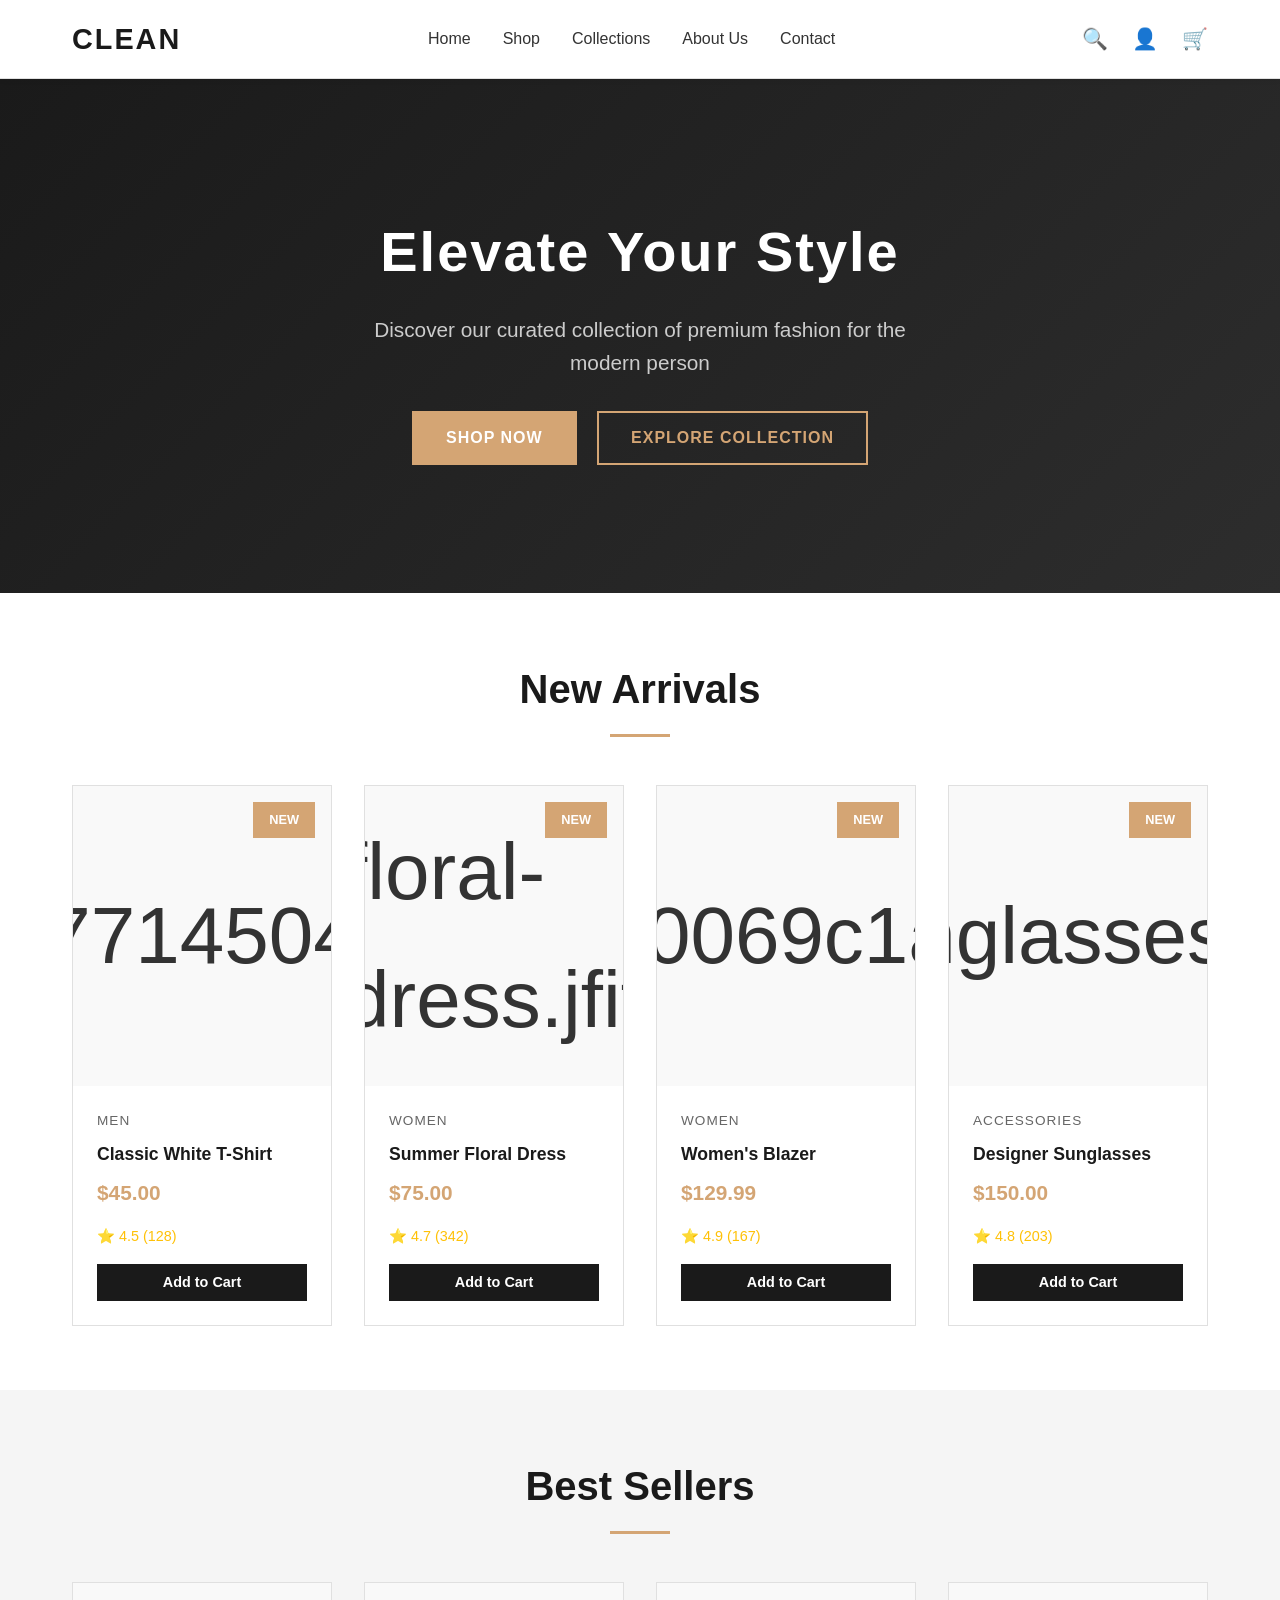
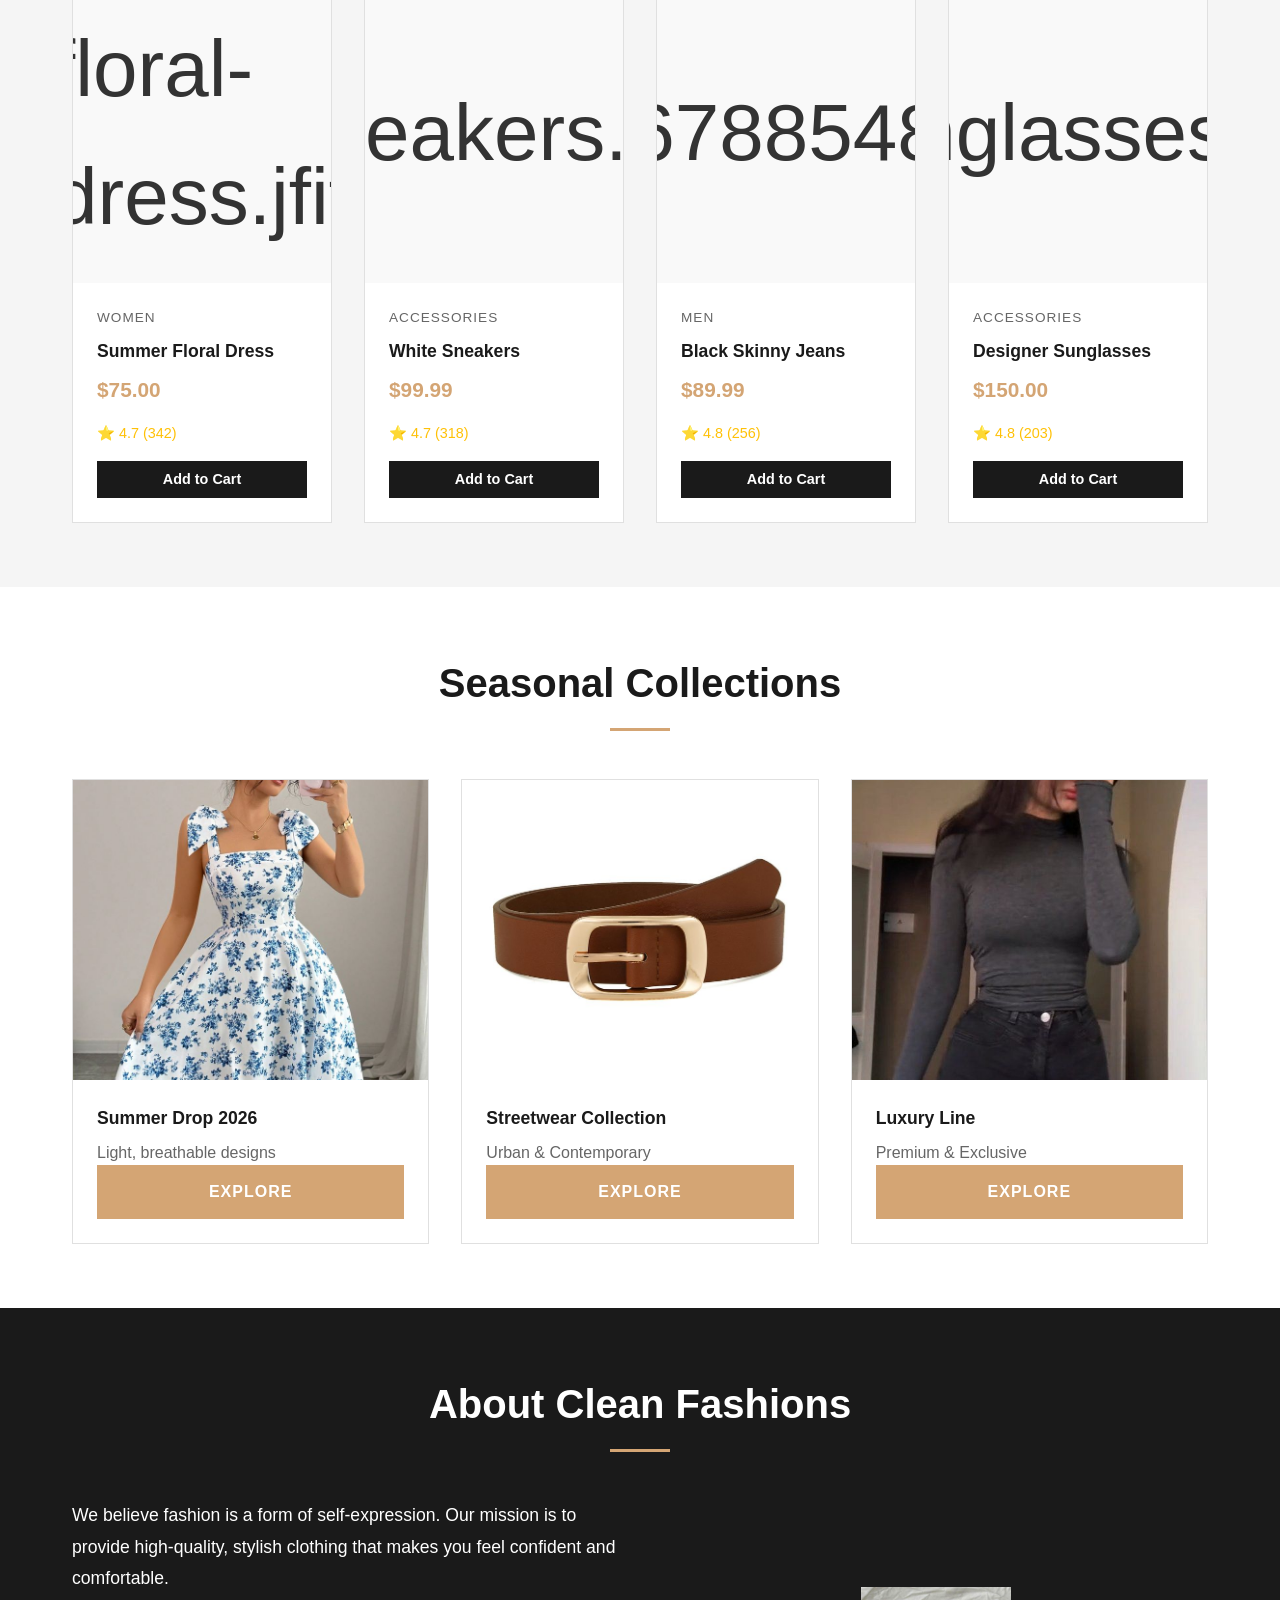
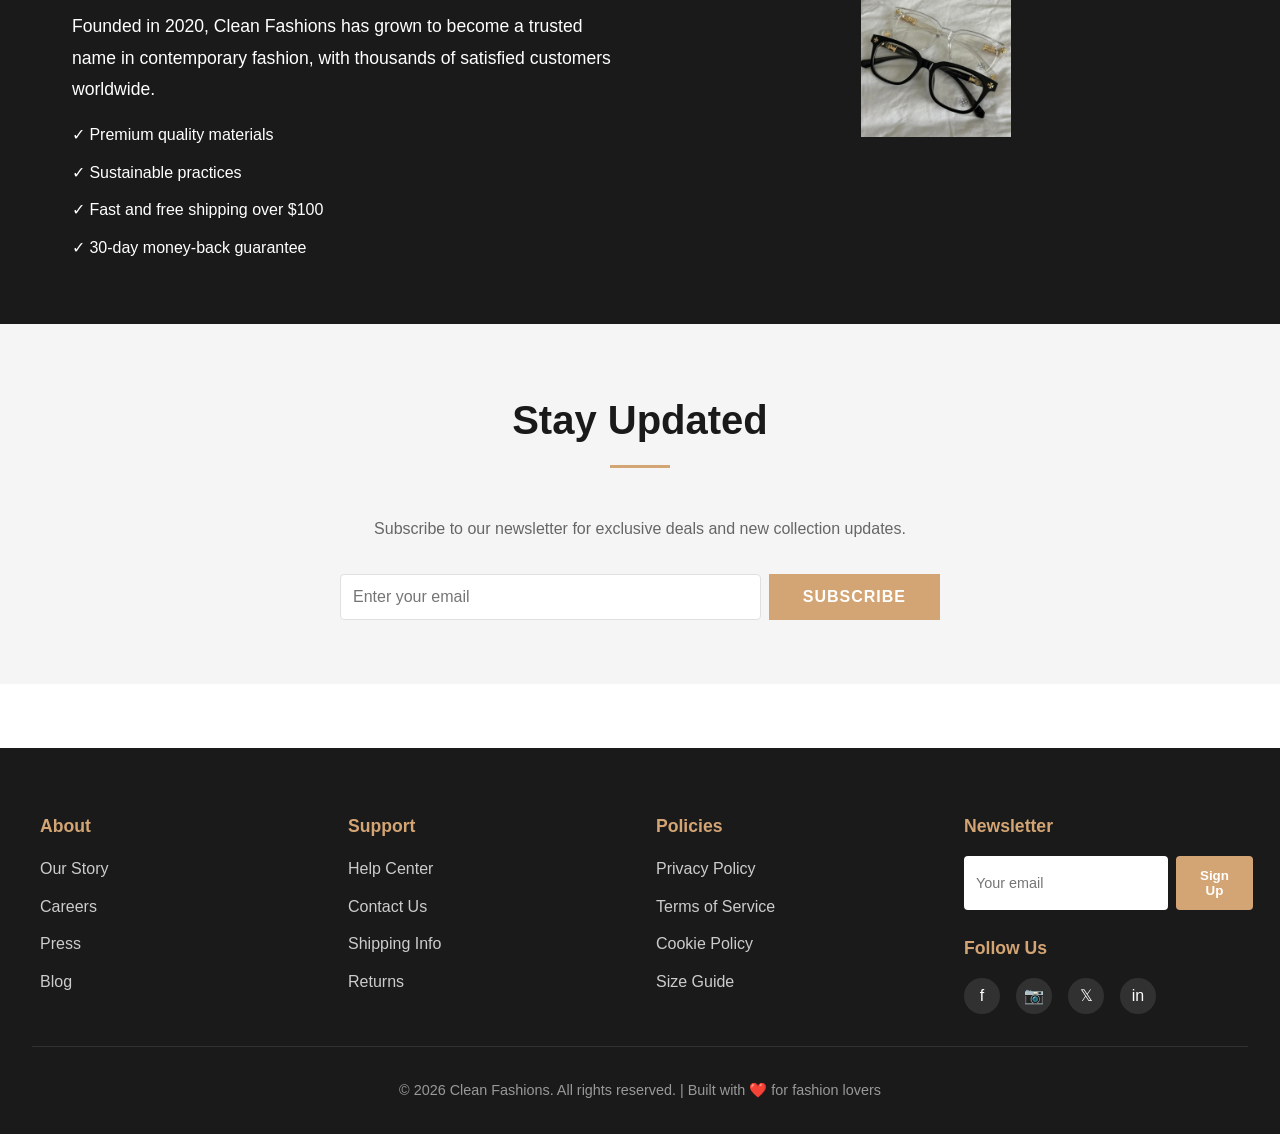
<file: index.html>
<!DOCTYPE html>
<html lang="en">
<head>
  <meta charset="UTF-8">
  <meta name="viewport" content="width=device-width, initial-scale=1.0">
  <title>Clean Fashions - Modern Fashion & Style</title>
  <link rel="stylesheet" href="styles.css">
</head>
<body>
  <!-- Navigation Header -->
  <header>
    <div class="header-container">
      <a href="index.html" class="logo">CLEAN</a>
      <nav>
        <ul class="nav-menu">
          <li><a href="index.html">Home</a></li>
          <li><a href="shop.html">Shop</a></li>
          <li><a href="#collections">Collections</a></li>
          <li><a href="#about">About Us</a></li>
          <li><a href="#contact">Contact</a></li>
        </ul>
      </nav>
      <div class="header-icons">
        <button class="icon-btn" title="Search">🔍</button>
        <button class="icon-btn" title="Account">👤</button>
        <button class="icon-btn" title="Cart">
          🛒
          <span class="cart-count" style="display: none;">0</span>
        </button>
      </div>
    </div>
  </header>

  <!-- Hero Section -->
  <section class="hero">
    <h1>Elevate Your Style</h1>
    <p>Discover our curated collection of premium fashion for the modern person</p>
    <div>
      <a href="shop.html" class="btn">Shop Now</a>
      <a href="#collections" class="btn btn-secondary">Explore Collection</a>
    </div>
  </section>

  <!-- New Arrivals -->
  <section class="section">
    <div class="container">
      <h2 class="section-title">New Arrivals</h2>
      <div class="products-grid" id="new-arrivals-grid">
        <!-- Products will be rendered here -->
      </div>
    </div>
  </section>

  <!-- Best Sellers -->
  <section class="section" style="background-color: var(--secondary-color);">
    <div class="container">
      <h2 class="section-title">Best Sellers</h2>
      <div class="products-grid" id="best-sellers-grid">
        <!-- Products will be rendered here -->
      </div>
    </div>
  </section>

  <!-- Seasonal Trends -->
  <section class="section" id="collections">
    <div class="container">
      <h2 class="section-title">Seasonal Collections</h2>
      <div class="products-grid" style="grid-template-columns: repeat(auto-fit, minmax(250px, 1fr));">
        <div class="product-card" style="cursor: pointer;">
          <div class="product-image">
            <img src="floral-dress.jfif" alt="Summer Collection" loading="eager" style="width:100%; height:100%; object-fit: cover; display:block;" />
          </div>
          <div class="product-info">
            <h3 class="product-name">Summer Drop 2026</h3>
            <p style="color: var(--light-text);">Light, breathable designs</p>
            <a href="shop.html" class="btn" style="width: 100%; text-align: center;">Explore</a>
          </div>
        </div>

        <div class="product-card" style="cursor: pointer;">
          <div class="product-image">
            <img src="7728bf506cc8229be2017eb798ac8fa2.jpg" alt="Streetwear Collection" loading="eager" style="width:100%; height:100%; object-fit: cover; display:block;" />
          </div>
          <div class="product-info">
            <h3 class="product-name">Streetwear Collection</h3>
            <p style="color: var(--light-text);">Urban & Contemporary</p>
            <a href="shop.html" class="btn" style="width: 100%; text-align: center;">Explore</a>
          </div>
        </div>

        <div class="product-card" style="cursor: pointer;">
          <div class="product-image">
            <img src="e94a2518bf02ec0069c1a94fc1e3f0a0.jpg" alt="Luxury Line" loading="eager" style="width:100%; height:100%; object-fit: cover; display:block;" />
          </div>
          <div class="product-info">
            <h3 class="product-name">Luxury Line</h3>
            <p style="color: var(--light-text);">Premium & Exclusive</p>
            <a href="shop.html" class="btn" style="width: 100%; text-align: center;">Explore</a>
          </div>
        </div>
      </div>
    </div>
  </section>

  <!-- Brand Info -->
  <section class="section" style="background-color: var(--primary-color); color: white;" id="about">
    <div class="container">
      <h2 class="section-title" style="color: white;">About Clean Fashions</h2>
      <div style="display: grid; grid-template-columns: 1fr 1fr; gap: 3rem; align-items: center;">
        <div>
          <p style="font-size: 1.1rem; line-height: 1.8; margin-bottom: 1rem;">
            We believe fashion is a form of self-expression. Our mission is to provide high-quality, stylish clothing that makes you feel confident and comfortable.
          </p>
          <p style="font-size: 1.1rem; line-height: 1.8; margin-bottom: 1rem;">
            Founded in 2020, Clean Fashions has grown to become a trusted name in contemporary fashion, with thousands of satisfied customers worldwide.
          </p>
          <ul style="list-style: none;">
            <li style="margin-bottom: 0.75rem;">✓ Premium quality materials</li>
            <li style="margin-bottom: 0.75rem;">✓ Sustainable practices</li>
            <li style="margin-bottom: 0.75rem;">✓ Fast and free shipping over $100</li>
            <li>✓ 30-day money-back guarantee</li>
          </ul>
        </div>
        <div style="font-size: 5rem; text-align: center;">
          <img src="sunglasses.jfif" alt="Fashion" loading="eager" style="width:200px; height:150px; object-fit: contain;" />
        </div>
      </div>
    </div>
  </section>

  <!-- Newsletter Signup -->
  <section class="section" style="background-color: var(--secondary-color);">
    <div class="container">
      <div style="max-width: 600px; margin: 0 auto; text-align: center;">
        <h2 class="section-title">Stay Updated</h2>
        <p style="margin-bottom: 2rem; color: var(--light-text);">Subscribe to our newsletter for exclusive deals and new collection updates.</p>
        <form style="display: flex; gap: 0.5rem;">
          <input type="email" placeholder="Enter your email" required style="flex: 1; padding: 0.75rem; border: 1px solid var(--border-color); border-radius: 4px; font-size: 1rem;">
          <button type="submit" class="btn">Subscribe</button>
        </form>
      </div>
    </div>
  </section>

  <!-- Footer -->
  <footer>
    <div class="footer-content">
      <div class="footer-section">
        <h3>About</h3>
        <ul>
          <li><a href="#">Our Story</a></li>
          <li><a href="#">Careers</a></li>
          <li><a href="#">Press</a></li>
          <li><a href="#">Blog</a></li>
        </ul>
      </div>

      <div class="footer-section">
        <h3>Support</h3>
        <ul>
          <li><a href="#">Help Center</a></li>
          <li><a href="#">Contact Us</a></li>
          <li><a href="#">Shipping Info</a></li>
          <li><a href="#">Returns</a></li>
        </ul>
      </div>

      <div class="footer-section">
        <h3>Policies</h3>
        <ul>
          <li><a href="#">Privacy Policy</a></li>
          <li><a href="#">Terms of Service</a></li>
          <li><a href="#">Cookie Policy</a></li>
          <li><a href="#">Size Guide</a></li>
        </ul>
      </div>

      <div class="footer-section">
        <h3>Newsletter</h3>
        <form class="newsletter-form">
          <input type="email" placeholder="Your email" required>
          <button type="submit">Sign Up</button>
        </form>
        <h3 style="margin-top: 1.5rem;">Follow Us</h3>
        <div class="footer-social">
          <a href="#" title="Facebook">f</a>
          <a href="#" title="Instagram">📷</a>
          <a href="#" title="Twitter">𝕏</a>
          <a href="#" title="LinkedIn">in</a>
        </div>
      </div>
    </div>

    <div class="footer-bottom">
      <p>&copy; 2026 Clean Fashions. All rights reserved. | Built with ❤️ for fashion lovers</p>
    </div>
  </footer>

  <script src="script.js"></script>
  <script>
    // Render featured products on homepage
    function renderFeaturedProducts() {
      const newArrivalsGrid = document.querySelector('#new-arrivals-grid');
      const bestSellersGrid = document.querySelector('#best-sellers-grid');

      // New Arrivals (products with isNew = true)
      const newArrivals = PRODUCTS.filter(p => p.isNew).slice(0, 4);
      newArrivalsGrid.innerHTML = newArrivals.map(product => `
        <div class="product-card">
          <div class="product-image">
            <div style="font-size: 5rem;">${product.image}</div>
            <div class="product-badge">New</div>
          </div>
          <div class="product-info">
            <div class="product-category">${product.category}</div>
            <div class="product-name">${product.name}</div>
            <div class="product-price">$${product.price.toFixed(2)}</div>
            <div class="product-rating">⭐ ${product.rating} (${product.reviews})</div>
            <div class="product-actions">
              <button class="add-to-cart-btn" data-id="${product.id}">Add to Cart</button>
            </div>
          </div>
        </div>
      `).join('');

      // Best Sellers (products with most reviews)
      const bestSellers = [...PRODUCTS].sort((a, b) => b.reviews - a.reviews).slice(0, 4);
      bestSellersGrid.innerHTML = bestSellers.map(product => `
        <div class="product-card">
          <div class="product-image">
            <div style="font-size: 5rem;">${product.image}</div>
          </div>
          <div class="product-info">
            <div class="product-category">${product.category}</div>
            <div class="product-name">${product.name}</div>
            <div class="product-price">$${product.price.toFixed(2)}</div>
            <div class="product-rating">⭐ ${product.rating} (${product.reviews})</div>
            <div class="product-actions">
              <button class="add-to-cart-btn" data-id="${product.id}">Add to Cart</button>
            </div>
          </div>
        </div>
      `).join('');

      // Add event listeners to all add-to-cart buttons
      document.querySelectorAll('.add-to-cart-btn').forEach(btn => {
        btn.addEventListener('click', (e) => {
          const productId = parseInt(e.target.dataset.id);
          cart.addItem(productId, 1);
          showNotification('Added to cart!');
        });
      });
    }

    document.addEventListener('DOMContentLoaded', renderFeaturedProducts);
  </script>
</body>
</html>
</file>
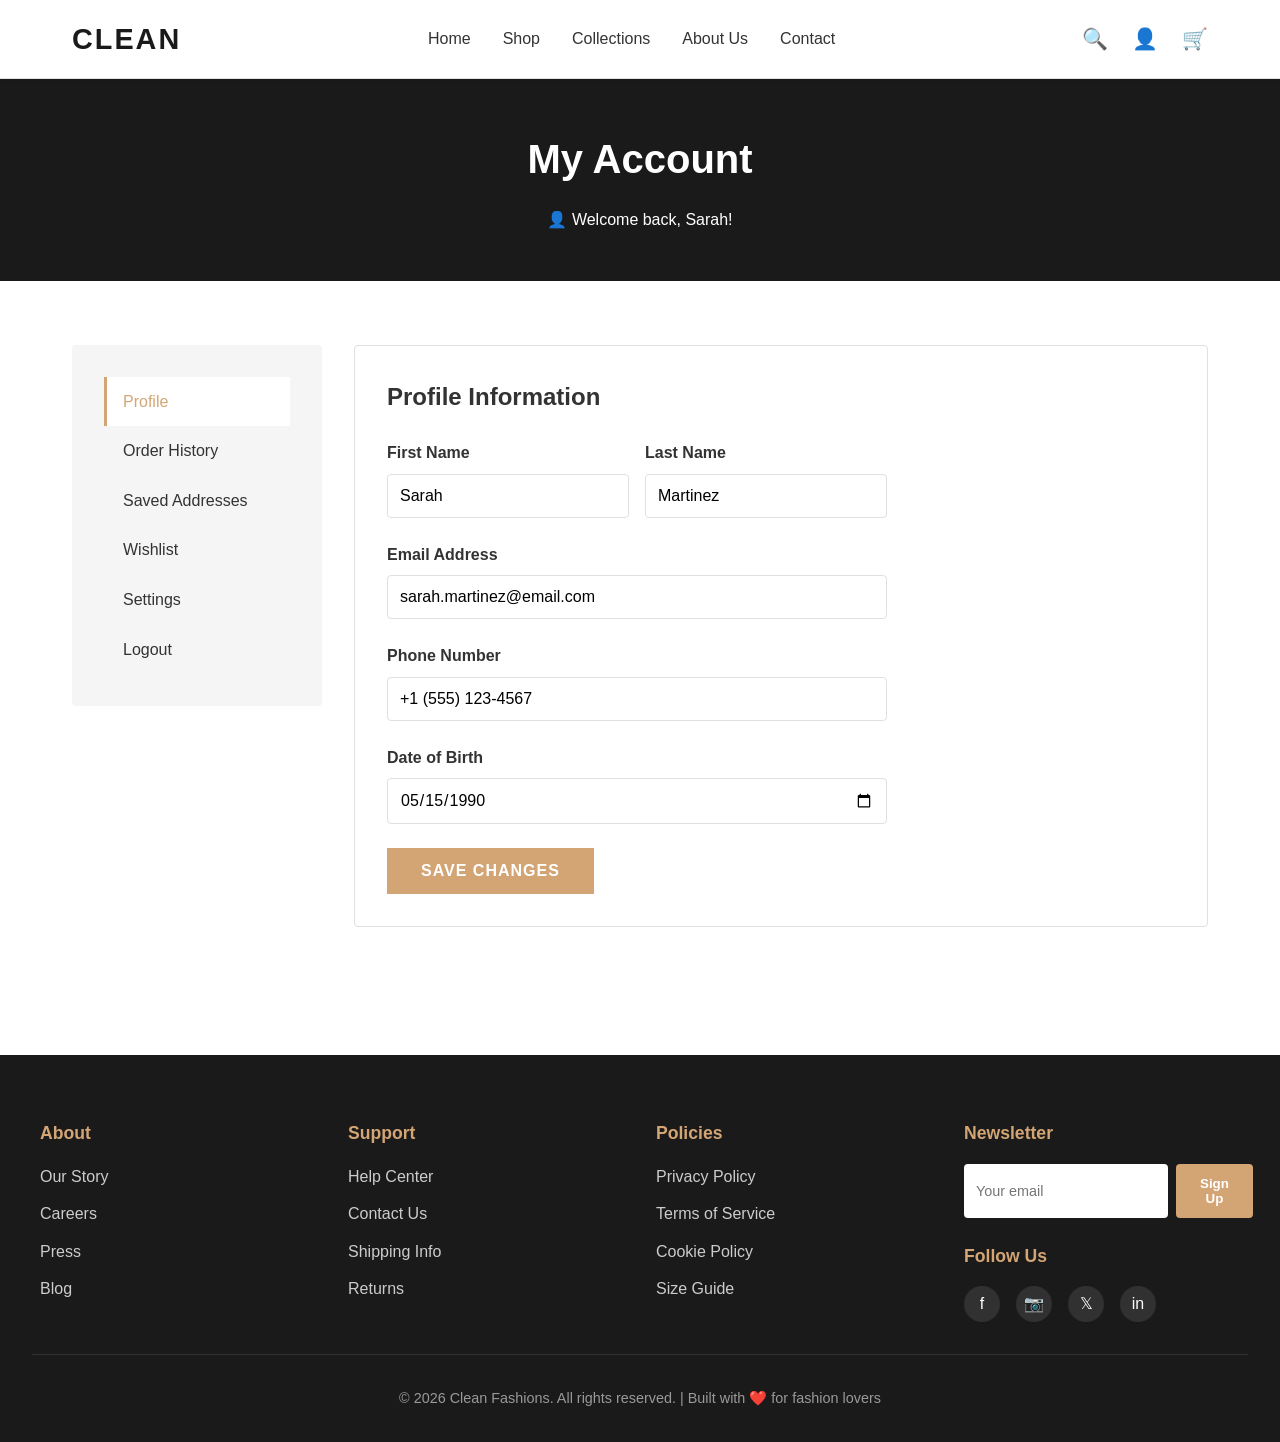
<file: account.html>
<!DOCTYPE html>
<html lang="en">
<head>
  <meta charset="UTF-8">
  <meta name="viewport" content="width=device-width, initial-scale=1.0">
  <title>My Account - Clean Fashions</title>
  <link rel="stylesheet" href="styles.css">
</head>
<body>
  <!-- Navigation Header -->
  <header>
    <div class="header-container">
      <a href="index.html" class="logo">CLEAN</a>
      <nav>
        <ul class="nav-menu">
          <li><a href="index.html">Home</a></li>
          <li><a href="shop.html">Shop</a></li>
          <li><a href="index.html#collections">Collections</a></li>
          <li><a href="index.html#about">About Us</a></li>
          <li><a href="index.html#contact">Contact</a></li>
        </ul>
      </nav>
      <div class="header-icons">
        <button class="icon-btn" title="Search">🔍</button>
        <button class="icon-btn" title="Account">👤</button>
        <a href="cart.html" class="icon-btn" title="Cart" style="text-decoration: none;">
          🛒
          <span class="cart-count" style="display: none;">0</span>
        </a>
      </div>
    </div>
  </header>

  <!-- Page Header -->
  <section style="background-color: var(--primary-color); color: white; padding: 3rem 2rem; text-align: center;">
    <div class="container">
      <h1 style="font-size: 2.5rem; margin-bottom: 1rem;">My Account</h1>
      <p>👤 Welcome back, Sarah!</p>
    </div>
  </section>

  <!-- Account Content -->
  <section class="section">
    <div class="container">
      <div class="account-container">
        <!-- Sidebar Menu -->
        <aside class="account-sidebar">
          <ul class="account-menu">
            <li><a href="#" class="active" data-target="account-profile">Profile</a></li>
            <li><a href="#" data-target="account-orders">Order History</a></li>
            <li><a href="#" data-target="account-addresses">Saved Addresses</a></li>
            <li><a href="#" data-target="account-wishlist">Wishlist</a></li>
            <li><a href="#" data-target="account-settings">Settings</a></li>
            <li><a href="index.html">Logout</a></li>
          </ul>
        </aside>

        <!-- Main Content -->
        <main class="account-content">
          <!-- Profile Section -->
          <div class="account-section account-profile">
            <h2 style="margin-bottom: 1.5rem;">Profile Information</h2>
            
            <form style="max-width: 500px;">
              <div class="form-row">
                <div class="form-group">
                  <label>First Name</label>
                  <input type="text" value="Sarah" required>
                </div>
                <div class="form-group">
                  <label>Last Name</label>
                  <input type="text" value="Martinez" required>
                </div>
              </div>

              <div class="form-group">
                <label>Email Address</label>
                <input type="email" value="sarah.martinez@email.com" required>
              </div>

              <div class="form-group">
                <label>Phone Number</label>
                <input type="tel" value="+1 (555) 123-4567" required>
              </div>

              <div class="form-group">
                <label>Date of Birth</label>
                <input type="date" value="1990-05-15">
              </div>

              <button type="submit" class="btn">Save Changes</button>
            </form>
          </div>

          <!-- Order History Section -->
          <div class="account-section account-orders hidden">
            <h2 style="margin-bottom: 1.5rem;">Order History</h2>
            
            <div class="order-item">
              <div class="order-header">
                <div>
                  <strong>Order #ORD-7834921</strong>
                  <p style="color: var(--light-text); font-size: 0.9rem;">Placed on Jan 10, 2026</p>
                </div>
                <div>
                  <span class="order-status completed">✓ Delivered</span>
                </div>
                <div style="text-align: right;">
                  <strong>$247.50</strong>
                  <a href="#" style="display: block; color: var(--accent-color); text-decoration: none; font-size: 0.9rem; margin-top: 0.5rem;">View Details</a>
                </div>
              </div>
              <div style="font-size: 0.9rem; color: var(--light-text);">
                3 items • Delivered on Jan 13, 2026
              </div>
            </div>

            <div class="order-item">
              <div class="order-header">
                <div>
                  <strong>Order #ORD-7834920</strong>
                  <p style="color: var(--light-text); font-size: 0.9rem;">Placed on Jan 5, 2026</p>
                </div>
                <div>
                  <span class="order-status shipping">📦 Shipping</span>
                </div>
                <div style="text-align: right;">
                  <strong>$189.99</strong>
                  <a href="#" style="display: block; color: var(--accent-color); text-decoration: none; font-size: 0.9rem; margin-top: 0.5rem;">Track Order</a>
                </div>
              </div>
              <div style="font-size: 0.9rem; color: var(--light-text);">
                2 items • Expected delivery Jan 18, 2026
              </div>
            </div>

            <div class="order-item">
              <div class="order-header">
                <div>
                  <strong>Order #ORD-7834919</strong>
                  <p style="color: var(--light-text); font-size: 0.9rem;">Placed on Dec 28, 2025</p>
                </div>
                <div>
                  <span class="order-status completed">✓ Delivered</span>
                </div>
                <div style="text-align: right;">
                  <strong>$325.00</strong>
                  <a href="#" style="display: block; color: var(--accent-color); text-decoration: none; font-size: 0.9rem; margin-top: 0.5rem;">View Details</a>
                </div>
              </div>
              <div style="font-size: 0.9rem; color: var(--light-text);">
                5 items • Delivered on Jan 2, 2026
              </div>
            </div>
          </div>

          <!-- Addresses Section -->
          <div class="account-section account-addresses hidden">
            <h2 style="margin-bottom: 1.5rem;">Saved Addresses</h2>
            
            <div style="background-color: var(--secondary-color); padding: 1.5rem; border-radius: 4px; margin-bottom: 1.5rem;">
              <div style="display: flex; justify-content: space-between; align-items: start; margin-bottom: 1rem;">
                <div>
                  <strong>🏠 Home</strong>
                  <p style="margin: 0.5rem 0; color: var(--light-text);">
                    123 Main Street<br>
                    New York, NY 10001<br>
                    United States<br>
                    +1 (555) 123-4567
                  </p>
                </div>
                <div style="display: flex; gap: 0.5rem;">
                  <button class="btn" style="padding: 0.5rem 1rem; font-size: 0.9rem;">Edit</button>
                  <button class="btn btn-dark" style="padding: 0.5rem 1rem; font-size: 0.9rem;">Delete</button>
                </div>
              </div>
              <label style="display: flex; align-items: center; gap: 0.5rem; margin-top: 1rem;">
                <input type="checkbox" checked>
                <span style="font-size: 0.9rem;">Use as default shipping address</span>
              </label>
            </div>

            <div style="background-color: var(--secondary-color); padding: 1.5rem; border-radius: 4px; margin-bottom: 1.5rem;">
              <div style="display: flex; justify-content: space-between; align-items: start; margin-bottom: 1rem;">
                <div>
                  <strong>🏢 Work</strong>
                  <p style="margin: 0.5rem 0; color: var(--light-text);">
                    456 Corporate Plaza<br>
                    New York, NY 10002<br>
                    United States<br>
                    +1 (555) 123-4568
                  </p>
                </div>
                <div style="display: flex; gap: 0.5rem;">
                  <button class="btn" style="padding: 0.5rem 1rem; font-size: 0.9rem;">Edit</button>
                  <button class="btn btn-dark" style="padding: 0.5rem 1rem; font-size: 0.9rem;">Delete</button>
                </div>
              </div>
            </div>

            <button class="btn" style="padding: 1rem 2rem;">+ Add New Address</button>
          </div>

          <!-- Wishlist Section -->
          <div class="account-section account-wishlist hidden">
            <h2 style="margin-bottom: 1.5rem;">My Wishlist</h2>
            
            <div class="products-grid" style="grid-template-columns: repeat(auto-fill, minmax(200px, 1fr));">
              <div class="product-card">
                <div class="product-image" style="font-size: 5rem;">👕</div>
                <div class="product-info">
                  <div class="product-category">Men</div>
                  <div class="product-name">Premium T-Shirt</div>
                  <div class="product-price">$49.99</div>
                  <div class="product-actions">
                    <button class="btn" style="flex: 1; padding: 0.5rem;">Add to Cart</button>
                  </div>
                </div>
              </div>

              <div class="product-card">
                <div class="product-image" style="font-size: 5rem;">👗</div>
                <div class="product-info">
                  <div class="product-category">Women</div>
                  <div class="product-name">Summer Dress</div>
                  <div class="product-price">$79.99</div>
                  <div class="product-actions">
                    <button class="btn" style="flex: 1; padding: 0.5rem;">Add to Cart</button>
                  </div>
                </div>
              </div>

              <div class="product-card">
                <div class="product-image" style="font-size: 5rem;">🕶️</div>
                <div class="product-info">
                  <div class="product-category">Accessories</div>
                  <div class="product-name">Designer Sunglasses</div>
                  <div class="product-price">$150.00</div>
                  <div class="product-actions">
                    <button class="btn" style="flex: 1; padding: 0.5rem;">Add to Cart</button>
                  </div>
                </div>
              </div>
            </div>
          </div>

          <!-- Settings Section -->
          <div class="account-section account-settings hidden">
            <h2 style="margin-bottom: 1.5rem;">Account Settings</h2>
            
            <div style="max-width: 500px;">
              <div style="background-color: var(--secondary-color); padding: 1.5rem; border-radius: 4px; margin-bottom: 1.5rem;">
                <h3 style="margin-bottom: 1rem;">Email Preferences</h3>
                <label style="display: flex; align-items: center; gap: 0.75rem; margin-bottom: 1rem;">
                  <input type="checkbox" checked>
                  <span>Promotional emails & offers</span>
                </label>
                <label style="display: flex; align-items: center; gap: 0.75rem; margin-bottom: 1rem;">
                  <input type="checkbox" checked>
                  <span>Order updates & shipping notifications</span>
                </label>
                <label style="display: flex; align-items: center; gap: 0.75rem;">
                  <input type="checkbox">
                  <span>Product recommendations</span>
                </label>
              </div>

              <div style="background-color: var(--secondary-color); padding: 1.5rem; border-radius: 4px; margin-bottom: 1.5rem;">
                <h3 style="margin-bottom: 1rem;">Security</h3>
                <div style="margin-bottom: 1rem;">
                  <button class="btn btn-dark" style="padding: 0.75rem 1.5rem;">Change Password</button>
                </div>
                <div style="margin-bottom: 1rem;">
                  <button class="btn btn-dark" style="padding: 0.75rem 1.5rem;">Two-Factor Authentication</button>
                </div>
              </div>

              <div style="background-color: var(--secondary-color); padding: 1.5rem; border-radius: 4px;">
                <h3 style="margin-bottom: 1rem;">Account Deletion</h3>
                <p style="color: var(--light-text); font-size: 0.9rem; margin-bottom: 1rem;">
                  Permanently delete your account and all associated data.
                </p>
                <button class="btn" style="border-color: var(--danger-color); color: var(--danger-color); background-color: transparent; padding: 0.75rem 1.5rem;">
                  Delete Account
                </button>
              </div>
            </div>
          </div>
        </main>
      </div>
    </div>
  </section>

  <!-- Footer -->
  <footer>
    <div class="footer-content">
      <div class="footer-section">
        <h3>About</h3>
        <ul>
          <li><a href="#">Our Story</a></li>
          <li><a href="#">Careers</a></li>
          <li><a href="#">Press</a></li>
          <li><a href="#">Blog</a></li>
        </ul>
      </div>

      <div class="footer-section">
        <h3>Support</h3>
        <ul>
          <li><a href="#">Help Center</a></li>
          <li><a href="#">Contact Us</a></li>
          <li><a href="#">Shipping Info</a></li>
          <li><a href="#">Returns</a></li>
        </ul>
      </div>

      <div class="footer-section">
        <h3>Policies</h3>
        <ul>
          <li><a href="#">Privacy Policy</a></li>
          <li><a href="#">Terms of Service</a></li>
          <li><a href="#">Cookie Policy</a></li>
          <li><a href="#">Size Guide</a></li>
        </ul>
      </div>

      <div class="footer-section">
        <h3>Newsletter</h3>
        <form class="newsletter-form">
          <input type="email" placeholder="Your email" required>
          <button type="submit">Sign Up</button>
        </form>
        <h3 style="margin-top: 1.5rem;">Follow Us</h3>
        <div class="footer-social">
          <a href="#" title="Facebook">f</a>
          <a href="#" title="Instagram">📷</a>
          <a href="#" title="Twitter">𝕏</a>
          <a href="#" title="LinkedIn">in</a>
        </div>
      </div>
    </div>

    <div class="footer-bottom">
      <p>&copy; 2026 Clean Fashions. All rights reserved. | Built with ❤️ for fashion lovers</p>
    </div>
  </footer>

  <script src="script.js"></script>
  <script>
    document.addEventListener('DOMContentLoaded', () => {
      const menuLinks = document.querySelectorAll('.account-menu a');
      menuLinks.forEach(link => {
        link.addEventListener('click', (e) => {
          e.preventDefault();
          menuLinks.forEach(l => l.classList.remove('active'));
          link.classList.add('active');

          const target = link.dataset.target;
          document.querySelectorAll('[class*="account-"]').forEach(section => {
            if (section.classList.contains('account-sidebar') || section.classList.contains('account-content') || section.classList.contains('account-menu')) return;
            section.classList.add('hidden');
          });
          const targetSection = document.querySelector('.' + target);
          if (targetSection) targetSection.classList.remove('hidden');
        });
      });
    });
  </script>
</body>
</html>
</file>
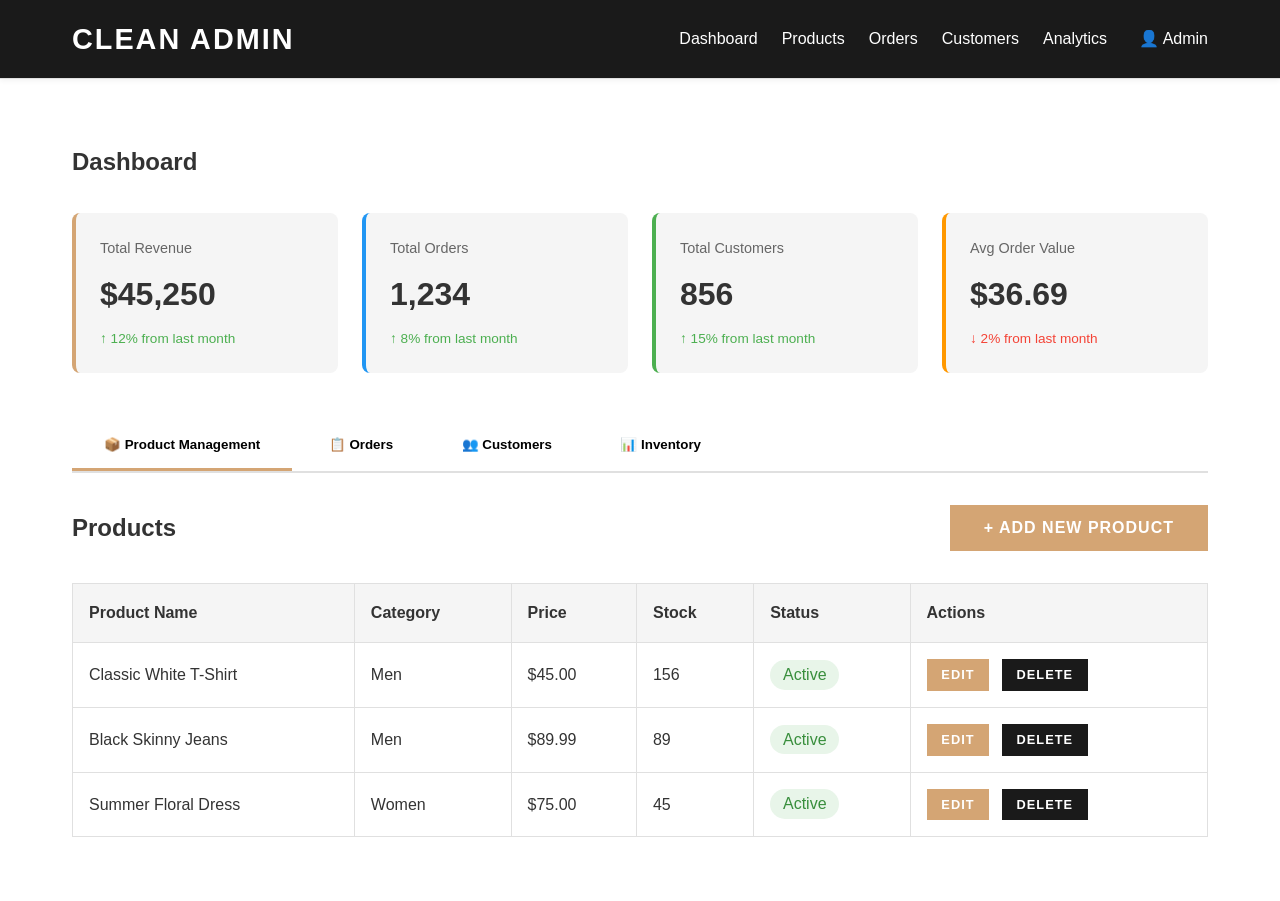
<file: admin.html>
<!DOCTYPE html>
<html lang="en">
<head>
  <meta charset="UTF-8">
  <meta name="viewport" content="width=device-width, initial-scale=1.0">
  <title>Admin Dashboard - Clean Fashions</title>
  <link rel="stylesheet" href="styles.css">
</head>
<body>
  <!-- Admin Header -->
  <header style="background-color: var(--primary-color); color: white;">
    <div class="header-container">
      <a href="#" class="logo" style="color: white;">CLEAN ADMIN</a>
      <div style="display: flex; align-items: center; gap: 2rem;">
        <nav>
          <ul class="nav-menu" style="gap: 1.5rem;">
            <li><a href="#" style="color: white;">Dashboard</a></li>
            <li><a href="#" style="color: white;">Products</a></li>
            <li><a href="#" style="color: white;">Orders</a></li>
            <li><a href="#" style="color: white;">Customers</a></li>
            <li><a href="#" style="color: white;">Analytics</a></li>
          </ul>
        </nav>
        <div style="color: white; cursor: pointer;">👤 Admin</div>
      </div>
    </div>
  </header>

  <!-- Admin Content -->
  <section class="section">
    <div class="container">
      <!-- Dashboard Overview -->
      <h1 style="margin-bottom: 2rem;">Dashboard</h1>

      <div style="display: grid; grid-template-columns: repeat(auto-fit, minmax(200px, 1fr)); gap: 1.5rem; margin-bottom: 3rem;">
        <div style="background-color: var(--secondary-color); padding: 1.5rem; border-radius: 8px; border-left: 4px solid var(--accent-color);">
          <div style="color: var(--light-text); font-size: 0.9rem; margin-bottom: 0.5rem;">Total Revenue</div>
          <div style="font-size: 2rem; font-weight: bold;">$45,250</div>
          <div style="color: var(--success-color); font-size: 0.85rem; margin-top: 0.5rem;">↑ 12% from last month</div>
        </div>

        <div style="background-color: var(--secondary-color); padding: 1.5rem; border-radius: 8px; border-left: 4px solid #2196f3;">
          <div style="color: var(--light-text); font-size: 0.9rem; margin-bottom: 0.5rem;">Total Orders</div>
          <div style="font-size: 2rem; font-weight: bold;">1,234</div>
          <div style="color: var(--success-color); font-size: 0.85rem; margin-top: 0.5rem;">↑ 8% from last month</div>
        </div>

        <div style="background-color: var(--secondary-color); padding: 1.5rem; border-radius: 8px; border-left: 4px solid #4caf50;">
          <div style="color: var(--light-text); font-size: 0.9rem; margin-bottom: 0.5rem;">Total Customers</div>
          <div style="font-size: 2rem; font-weight: bold;">856</div>
          <div style="color: var(--success-color); font-size: 0.85rem; margin-top: 0.5rem;">↑ 15% from last month</div>
        </div>

        <div style="background-color: var(--secondary-color); padding: 1.5rem; border-radius: 8px; border-left: 4px solid #ff9800;">
          <div style="color: var(--light-text); font-size: 0.9rem; margin-bottom: 0.5rem;">Avg Order Value</div>
          <div style="font-size: 2rem; font-weight: bold;">$36.69</div>
          <div style="color: var(--danger-color); font-size: 0.85rem; margin-top: 0.5rem;">↓ 2% from last month</div>
        </div>
      </div>

      <!-- Admin Tabs -->
      <div style="border-bottom: 2px solid var(--border-color); margin-bottom: 2rem;">
        <button class="tab-btn active" data-tab="products" style="padding: 1rem 2rem; border: none; background: none; cursor: pointer; font-weight: 600; border-bottom: 3px solid var(--accent-color);">📦 Product Management</button>
        <button class="tab-btn" data-tab="orders" style="padding: 1rem 2rem; border: none; background: none; cursor: pointer; font-weight: 600; border-bottom: 3px solid transparent;">📋 Orders</button>
        <button class="tab-btn" data-tab="customers" style="padding: 1rem 2rem; border: none; background: none; cursor: pointer; font-weight: 600; border-bottom: 3px solid transparent;">👥 Customers</button>
        <button class="tab-btn" data-tab="inventory" style="padding: 1rem 2rem; border: none; background: none; cursor: pointer; font-weight: 600; border-bottom: 3px solid transparent;">📊 Inventory</button>
      </div>

      <!-- Products Tab -->
      <div class="admin-tab admin-tab-products">
        <div style="display: flex; justify-content: space-between; align-items: center; margin-bottom: 2rem;">
          <h2>Products</h2>
          <button class="btn">+ Add New Product</button>
        </div>

        <table style="width: 100%; border-collapse: collapse;">
          <thead>
            <tr style="background-color: var(--secondary-color);">
              <th style="padding: 1rem; text-align: left; border: 1px solid var(--border-color);">Product Name</th>
              <th style="padding: 1rem; text-align: left; border: 1px solid var(--border-color);">Category</th>
              <th style="padding: 1rem; text-align: left; border: 1px solid var(--border-color);">Price</th>
              <th style="padding: 1rem; text-align: left; border: 1px solid var(--border-color);">Stock</th>
              <th style="padding: 1rem; text-align: left; border: 1px solid var(--border-color);">Status</th>
              <th style="padding: 1rem; text-align: left; border: 1px solid var(--border-color);">Actions</th>
            </tr>
          </thead>
          <tbody>
            <tr>
              <td style="padding: 1rem; border: 1px solid var(--border-color);">Classic White T-Shirt</td>
              <td style="padding: 1rem; border: 1px solid var(--border-color);">Men</td>
              <td style="padding: 1rem; border: 1px solid var(--border-color);">$45.00</td>
              <td style="padding: 1rem; border: 1px solid var(--border-color);">156</td>
              <td style="padding: 1rem; border: 1px solid var(--border-color);"><span style="background-color: #e8f5e9; color: #388e3c; padding: 0.4rem 0.8rem; border-radius: 20px;">Active</span></td>
              <td style="padding: 1rem; border: 1px solid var(--border-color);">
                <button class="btn" style="padding: 0.4rem 0.8rem; font-size: 0.8rem; margin-right: 0.5rem;">Edit</button>
                <button class="btn btn-dark" style="padding: 0.4rem 0.8rem; font-size: 0.8rem;">Delete</button>
              </td>
            </tr>
            <tr>
              <td style="padding: 1rem; border: 1px solid var(--border-color);">Black Skinny Jeans</td>
              <td style="padding: 1rem; border: 1px solid var(--border-color);">Men</td>
              <td style="padding: 1rem; border: 1px solid var(--border-color);">$89.99</td>
              <td style="padding: 1rem; border: 1px solid var(--border-color);">89</td>
              <td style="padding: 1rem; border: 1px solid var(--border-color);"><span style="background-color: #e8f5e9; color: #388e3c; padding: 0.4rem 0.8rem; border-radius: 20px;">Active</span></td>
              <td style="padding: 1rem; border: 1px solid var(--border-color);">
                <button class="btn" style="padding: 0.4rem 0.8rem; font-size: 0.8rem; margin-right: 0.5rem;">Edit</button>
                <button class="btn btn-dark" style="padding: 0.4rem 0.8rem; font-size: 0.8rem;">Delete</button>
              </td>
            </tr>
            <tr>
              <td style="padding: 1rem; border: 1px solid var(--border-color);">Summer Floral Dress</td>
              <td style="padding: 1rem; border: 1px solid var(--border-color);">Women</td>
              <td style="padding: 1rem; border: 1px solid var(--border-color);">$75.00</td>
              <td style="padding: 1rem; border: 1px solid var(--border-color);">45</td>
              <td style="padding: 1rem; border: 1px solid var(--border-color);"><span style="background-color: #e8f5e9; color: #388e3c; padding: 0.4rem 0.8rem; border-radius: 20px;">Active</span></td>
              <td style="padding: 1rem; border: 1px solid var(--border-color);">
                <button class="btn" style="padding: 0.4rem 0.8rem; font-size: 0.8rem; margin-right: 0.5rem;">Edit</button>
                <button class="btn btn-dark" style="padding: 0.4rem 0.8rem; font-size: 0.8rem;">Delete</button>
              </td>
            </tr>
          </tbody>
        </table>
      </div>

      <!-- Orders Tab -->
      <div class="admin-tab admin-tab-orders hidden">
        <h2 style="margin-bottom: 2rem;">Recent Orders</h2>

        <div class="order-item">
          <div class="order-header">
            <div>
              <strong>Order #ORD-1001</strong>
              <p style="color: var(--light-text); font-size: 0.9rem;">Customer: John Doe</p>
            </div>
            <div>
              <span class="order-status completed">✓ Delivered</span>
            </div>
            <div style="text-align: right;">
              <strong>$247.50</strong>
              <a href="#" style="display: block; color: var(--accent-color); text-decoration: none; font-size: 0.9rem; margin-top: 0.5rem;">View Details</a>
            </div>
          </div>
        </div>

        <div class="order-item">
          <div class="order-header">
            <div>
              <strong>Order #ORD-1002</strong>
              <p style="color: var(--light-text); font-size: 0.9rem;">Customer: Jane Smith</p>
            </div>
            <div>
              <span class="order-status shipping">📦 Shipping</span>
            </div>
            <div style="text-align: right;">
              <strong>$189.99</strong>
              <a href="#" style="display: block; color: var(--accent-color); text-decoration: none; font-size: 0.9rem; margin-top: 0.5rem;">View Details</a>
            </div>
          </div>
        </div>

        <div class="order-item">
          <div class="order-header">
            <div>
              <strong>Order #ORD-1003</strong>
              <p style="color: var(--light-text); font-size: 0.9rem;">Customer: Bob Johnson</p>
            </div>
            <div>
              <span class="order-status">⏳ Pending</span>
            </div>
            <div style="text-align: right;">
              <strong>$325.00</strong>
              <a href="#" style="display: block; color: var(--accent-color); text-decoration: none; font-size: 0.9rem; margin-top: 0.5rem;">View Details</a>
            </div>
          </div>
        </div>
      </div>

      <!-- Customers Tab -->
      <div class="admin-tab admin-tab-customers hidden">
        <h2 style="margin-bottom: 2rem;">Customers</h2>

        <table style="width: 100%; border-collapse: collapse;">
          <thead>
            <tr style="background-color: var(--secondary-color);">
              <th style="padding: 1rem; text-align: left; border: 1px solid var(--border-color);">Customer Name</th>
              <th style="padding: 1rem; text-align: left; border: 1px solid var(--border-color);">Email</th>
              <th style="padding: 1rem; text-align: left; border: 1px solid var(--border-color);">Total Orders</th>
              <th style="padding: 1rem; text-align: left; border: 1px solid var(--border-color);">Total Spent</th>
              <th style="padding: 1rem; text-align: left; border: 1px solid var(--border-color);">Member Since</th>
              <th style="padding: 1rem; text-align: left; border: 1px solid var(--border-color);">Actions</th>
            </tr>
          </thead>
          <tbody>
            <tr>
              <td style="padding: 1rem; border: 1px solid var(--border-color);">John Doe</td>
              <td style="padding: 1rem; border: 1px solid var(--border-color);">john.doe@email.com</td>
              <td style="padding: 1rem; border: 1px solid var(--border-color);">5</td>
              <td style="padding: 1rem; border: 1px solid var(--border-color);">$1,245.00</td>
              <td style="padding: 1rem; border: 1px solid var(--border-color);">Jan 2024</td>
              <td style="padding: 1rem; border: 1px solid var(--border-color);">
                <button class="btn" style="padding: 0.4rem 0.8rem; font-size: 0.8rem;">View</button>
              </td>
            </tr>
            <tr>
              <td style="padding: 1rem; border: 1px solid var(--border-color);">Jane Smith</td>
              <td style="padding: 1rem; border: 1px solid var(--border-color);">jane.smith@email.com</td>
              <td style="padding: 1rem; border: 1px solid var(--border-color);">3</td>
              <td style="padding: 1rem; border: 1px solid var(--border-color);">$587.50</td>
              <td style="padding: 1rem; border: 1px solid var(--border-color);">Mar 2024</td>
              <td style="padding: 1rem; border: 1px solid var(--border-color);">
                <button class="btn" style="padding: 0.4rem 0.8rem; font-size: 0.8rem;">View</button>
              </td>
            </tr>
            <tr>
              <td style="padding: 1rem; border: 1px solid var(--border-color);">Bob Johnson</td>
              <td style="padding: 1rem; border: 1px solid var(--border-color);">bob.johnson@email.com</td>
              <td style="padding: 1rem; border: 1px solid var(--border-color);">8</td>
              <td style="padding: 1rem; border: 1px solid var(--border-color);">$2,145.75</td>
              <td style="padding: 1rem; border: 1px solid var(--border-color);">Oct 2023</td>
              <td style="padding: 1rem; border: 1px solid var(--border-color);">
                <button class="btn" style="padding: 0.4rem 0.8rem; font-size: 0.8rem;">View</button>
              </td>
            </tr>
          </tbody>
        </table>
      </div>

      <!-- Inventory Tab -->
      <div class="admin-tab admin-tab-inventory hidden">
        <h2 style="margin-bottom: 2rem;">Inventory Status</h2>

        <div style="display: grid; grid-template-columns: repeat(auto-fit, minmax(250px, 1fr)); gap: 1.5rem;">
          <div style="background-color: var(--secondary-color); padding: 1.5rem; border-radius: 8px;">
            <div style="display: flex; justify-content: space-between; align-items: start; margin-bottom: 1rem;">
              <div>
                <h3 style="margin-bottom: 0.5rem;">Classic White T-Shirt</h3>
                <p style="color: var(--light-text); font-size: 0.9rem;">SKU: T-SHIRT-001</p>
              </div>
              <span style="background-color: #e8f5e9; color: #388e3c; padding: 0.4rem 0.8rem; border-radius: 20px; font-size: 0.8rem;">In Stock</span>
            </div>
            <div style="margin-bottom: 1rem;">
              <div style="display: flex; justify-content: space-between; margin-bottom: 0.5rem;">
                <span style="color: var(--light-text);">Available:</span>
                <strong>156 units</strong>
              </div>
              <div style="background-color: #f0f0f0; height: 8px; border-radius: 4px; overflow: hidden;">
                <div style="background-color: var(--accent-color); height: 100%; width: 85%;"></div>
              </div>
            </div>
            <p style="color: var(--light-text); font-size: 0.85rem;">Reorder level: 50 units</p>
          </div>

          <div style="background-color: var(--secondary-color); padding: 1.5rem; border-radius: 8px;">
            <div style="display: flex; justify-content: space-between; align-items: start; margin-bottom: 1rem;">
              <div>
                <h3 style="margin-bottom: 0.5rem;">Black Skinny Jeans</h3>
                <p style="color: var(--light-text); font-size: 0.9rem;">SKU: JEANS-001</p>
              </div>
              <span style="background-color: #fff3e0; color: #f57c00; padding: 0.4rem 0.8rem; border-radius: 20px; font-size: 0.8rem;">Low Stock</span>
            </div>
            <div style="margin-bottom: 1rem;">
              <div style="display: flex; justify-content: space-between; margin-bottom: 0.5rem;">
                <span style="color: var(--light-text);">Available:</span>
                <strong>23 units</strong>
              </div>
              <div style="background-color: #f0f0f0; height: 8px; border-radius: 4px; overflow: hidden;">
                <div style="background-color: #ff9800; height: 100%; width: 25%;"></div>
              </div>
            </div>
            <p style="color: var(--light-text); font-size: 0.85rem;">Reorder level: 50 units</p>
          </div>

          <div style="background-color: var(--secondary-color); padding: 1.5rem; border-radius: 8px;">
            <div style="display: flex; justify-content: space-between; align-items: start; margin-bottom: 1rem;">
              <div>
                <h3 style="margin-bottom: 0.5rem;">Summer Floral Dress</h3>
                <p style="color: var(--light-text); font-size: 0.9rem;">SKU: DRESS-001</p>
              </div>
              <span style="background-color: #e8f5e9; color: #388e3c; padding: 0.4rem 0.8rem; border-radius: 20px; font-size: 0.8rem;">In Stock</span>
            </div>
            <div style="margin-bottom: 1rem;">
              <div style="display: flex; justify-content: space-between; margin-bottom: 0.5rem;">
                <span style="color: var(--light-text);">Available:</span>
                <strong>78 units</strong>
              </div>
              <div style="background-color: #f0f0f0; height: 8px; border-radius: 4px; overflow: hidden;">
                <div style="background-color: var(--accent-color); height: 100%; width: 65%;"></div>
              </div>
            </div>
            <p style="color: var(--light-text); font-size: 0.85rem;">Reorder level: 50 units</p>
          </div>
        </div>
      </div>
    </div>
  </section>

  <script>
    document.querySelectorAll('.tab-btn').forEach(btn => {
      btn.addEventListener('click', () => {
        document.querySelectorAll('.tab-btn').forEach(b => {
          b.style.borderBottom = '3px solid transparent';
        });
        btn.style.borderBottom = '3px solid var(--accent-color)';

        document.querySelectorAll('.admin-tab').forEach(tab => {
          tab.classList.add('hidden');
        });
        document.querySelector('.admin-tab-' + btn.dataset.tab).classList.remove('hidden');
      });
    });
  </script>
</body>
</html>
</file>
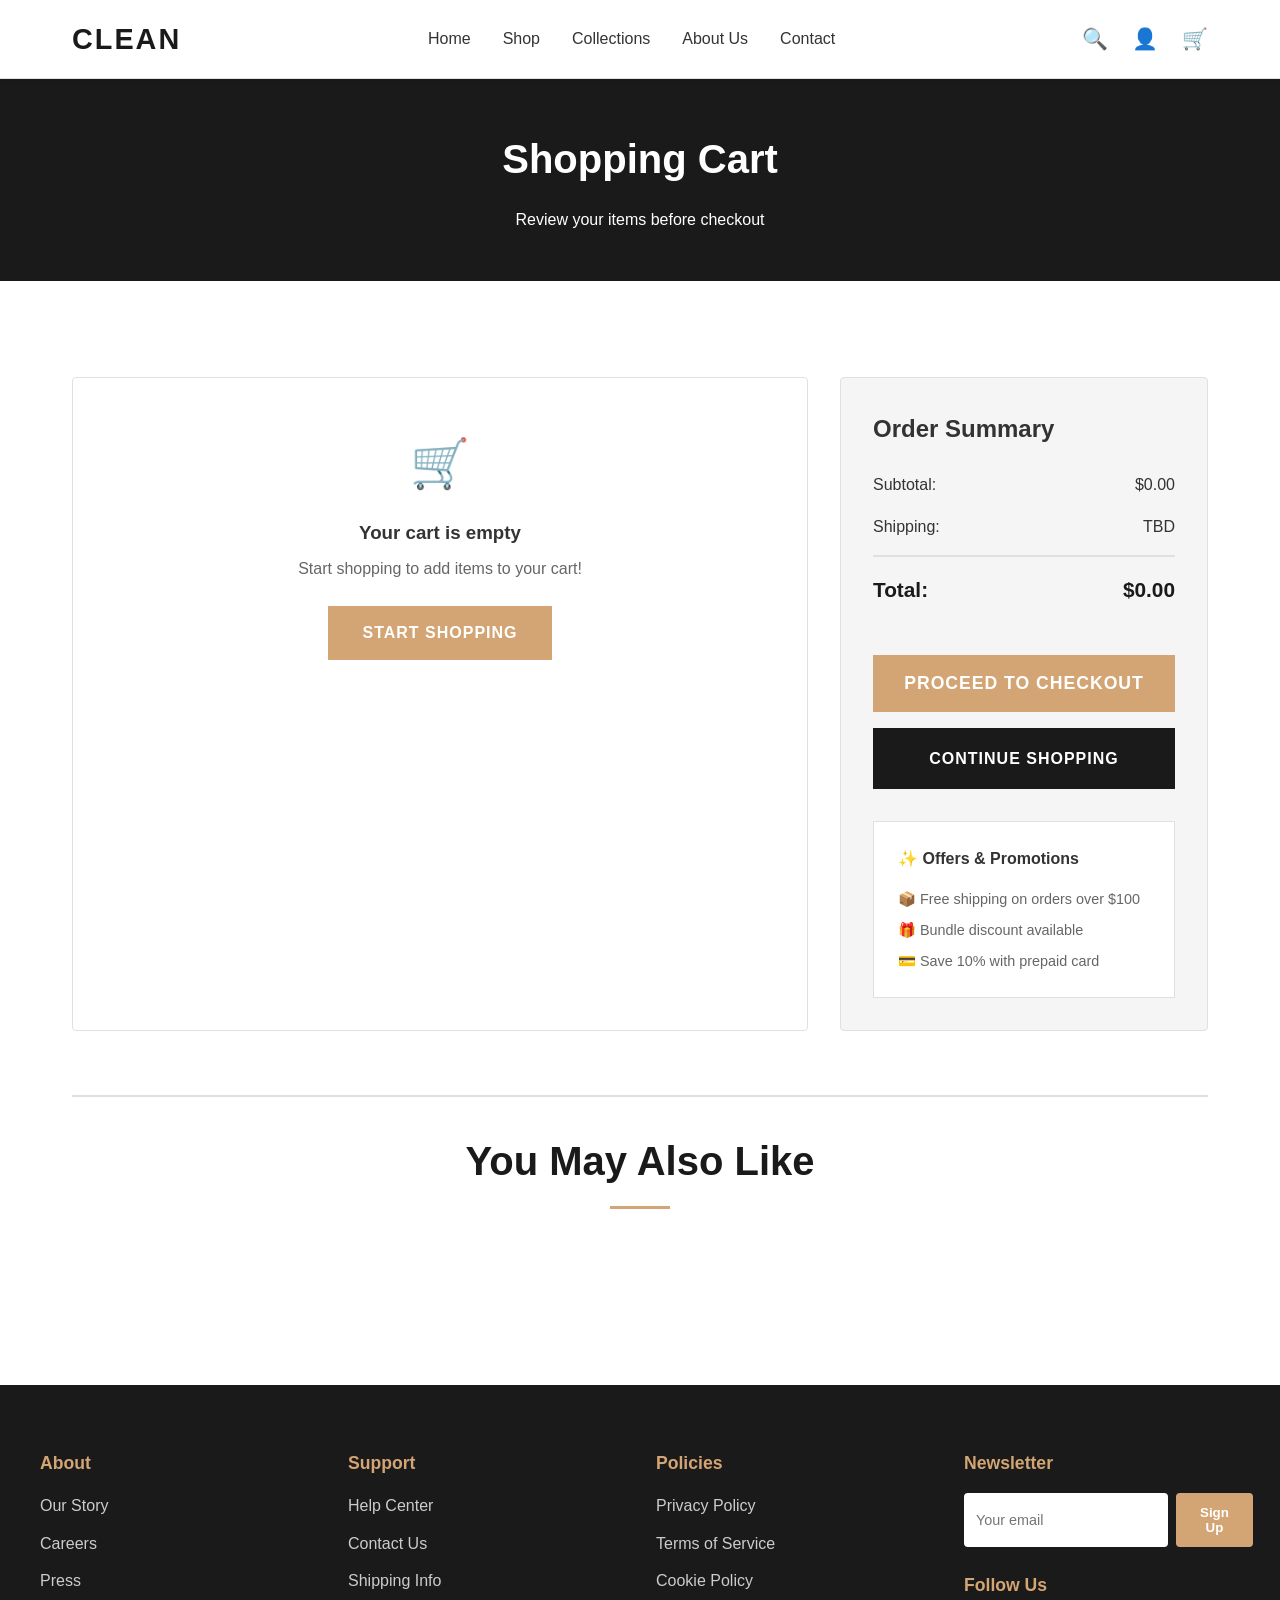
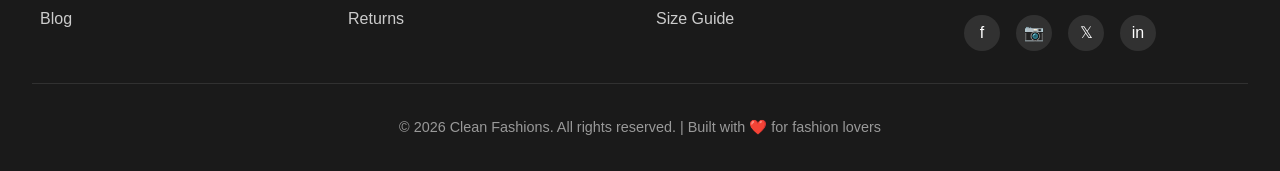
<file: cart.html>
<!DOCTYPE html>
<html lang="en">
<head>
  <meta charset="UTF-8">
  <meta name="viewport" content="width=device-width, initial-scale=1.0">
  <title>Shopping Cart - Clean Fashions</title>
  <link rel="stylesheet" href="styles.css">
</head>
<body>
  <!-- Navigation Header -->
  <header>
    <div class="header-container">
      <a href="index.html" class="logo">CLEAN</a>
      <nav>
        <ul class="nav-menu">
          <li><a href="index.html">Home</a></li>
          <li><a href="shop.html">Shop</a></li>
          <li><a href="index.html#collections">Collections</a></li>
          <li><a href="index.html#about">About Us</a></li>
          <li><a href="index.html#contact">Contact</a></li>
        </ul>
      </nav>
      <div class="header-icons">
        <button class="icon-btn" title="Search">🔍</button>
        <button class="icon-btn" title="Account">👤</button>
        <a href="cart.html" class="icon-btn" title="Cart" style="text-decoration: none;">
          🛒
          <span class="cart-count" style="display: none;">0</span>
        </a>
      </div>
    </div>
  </header>

  <!-- Page Header -->
  <section style="background-color: var(--primary-color); color: white; padding: 3rem 2rem; text-align: center;">
    <div class="container">
      <h1 style="font-size: 2.5rem; margin-bottom: 1rem;">Shopping Cart</h1>
      <p>Review your items before checkout</p>
    </div>
  </section>

  <!-- Cart Content -->
  <section class="section">
    <div class="container">
      <div class="cart-container">
        <!-- Cart Items -->
        <div class="cart-items">
          <!-- Items will be rendered here -->
        </div>

        <!-- Cart Summary -->
        <div class="cart-summary">
          <h2 style="margin-bottom: 1.5rem;">Order Summary</h2>
          <div class="summary-row">
            <span>Subtotal:</span>
            <span>$0.00</span>
          </div>
          <div class="summary-row">
            <span>Shipping:</span>
            <span>TBD</span>
          </div>
          <div class="summary-row total">
            <span>Total:</span>
            <span>$0.00</span>
          </div>

          <button class="btn checkout-btn" style="width: 100%; padding: 1rem; font-size: 1.1rem; margin-top: 2rem;">
            Proceed to Checkout
          </button>

          <a href="shop.html" class="btn btn-dark" style="width: 100%; padding: 1rem; text-align: center; display: block; margin-top: 1rem;">
            Continue Shopping
          </a>

          <!-- Offers Section -->
          <div style="background-color: white; padding: 1.5rem; margin-top: 2rem; border: 1px solid var(--border-color);">
            <h3 style="font-size: 1rem; margin-bottom: 1rem;">✨ Offers & Promotions</h3>
            <div style="font-size: 0.9rem; color: var(--light-text);">
              <p style="margin-bottom: 0.5rem;">📦 Free shipping on orders over $100</p>
              <p style="margin-bottom: 0.5rem;">🎁 Bundle discount available</p>
              <p>💳 Save 10% with prepaid card</p>
            </div>
          </div>
        </div>
      </div>

      <!-- Continue Shopping Section -->
      <div style="margin-top: 4rem; padding-top: 2rem; border-top: 2px solid var(--border-color); text-align: center;">
        <h2 class="section-title">You May Also Like</h2>
        <div class="products-grid" style="margin-top: 2rem;">
          <!-- Recommended products -->
        </div>
      </div>
    </div>
  </section>

  <!-- Footer -->
  <footer>
    <div class="footer-content">
      <div class="footer-section">
        <h3>About</h3>
        <ul>
          <li><a href="#">Our Story</a></li>
          <li><a href="#">Careers</a></li>
          <li><a href="#">Press</a></li>
          <li><a href="#">Blog</a></li>
        </ul>
      </div>

      <div class="footer-section">
        <h3>Support</h3>
        <ul>
          <li><a href="#">Help Center</a></li>
          <li><a href="#">Contact Us</a></li>
          <li><a href="#">Shipping Info</a></li>
          <li><a href="#">Returns</a></li>
        </ul>
      </div>

      <div class="footer-section">
        <h3>Policies</h3>
        <ul>
          <li><a href="#">Privacy Policy</a></li>
          <li><a href="#">Terms of Service</a></li>
          <li><a href="#">Cookie Policy</a></li>
          <li><a href="#">Size Guide</a></li>
        </ul>
      </div>

      <div class="footer-section">
        <h3>Newsletter</h3>
        <form class="newsletter-form">
          <input type="email" placeholder="Your email" required>
          <button type="submit">Sign Up</button>
        </form>
        <h3 style="margin-top: 1.5rem;">Follow Us</h3>
        <div class="footer-social">
          <a href="#" title="Facebook">f</a>
          <a href="#" title="Instagram">📷</a>
          <a href="#" title="Twitter">𝕏</a>
          <a href="#" title="LinkedIn">in</a>
        </div>
      </div>
    </div>

    <div class="footer-bottom">
      <p>&copy; 2026 Clean Fashions. All rights reserved. | Built with ❤️ for fashion lovers</p>
    </div>
  </footer>

  <script src="script.js"></script>
  <script>
    function renderCart() {
      const cartItems = document.querySelector('.cart-items');
      if (!cartItems) return;

      if (cart.items.length === 0) {
        cartItems.innerHTML = `
          <div style="padding: 3rem; text-align: center;">
            <div style="font-size: 3rem; margin-bottom: 1rem;">🛒</div>
            <h3>Your cart is empty</h3>
            <p style="color: var(--light-text); margin-top: 0.5rem;">Start shopping to add items to your cart!</p>
            <a href="shop.html" class="btn" style="margin-top: 1.5rem;">Start Shopping</a>
          </div>
        `;
        return;
      }

      cartItems.innerHTML = cart.items.map(item => `
        <div class="cart-item" data-id="${item.id}">
          <div class="cart-item-image" style="font-size: 3rem;">${item.image}</div>
          <div class="cart-item-details">
            <h3><a href="product.html?id=${item.id}" style="text-decoration: none; color: var(--primary-color);">${item.name}</a></h3>
            <p style="color: var(--light-text); font-size: 0.9rem;">${item.category}</p>
            <p style="font-weight: 600;">$${item.price.toFixed(2)}</p>
          </div>
          <div class="cart-item-quantity">
            <button onclick="updateQuantity(${item.id}, ${item.quantity - 1})">−</button>
            <input type="number" value="${item.quantity}" readonly>
            <button onclick="updateQuantity(${item.id}, ${item.quantity + 1})">+</button>
          </div>
          <div style="text-align: right;">
            <div style="font-weight: bold; margin-bottom: 0.5rem; white-space: nowrap;">$${(item.price * item.quantity).toFixed(2)}</div>
            <button class="btn" style="padding: 0.5rem 1rem; font-size: 0.85rem; background-color: transparent; color: var(--danger-color); border-color: var(--danger-color);" onclick="removeFromCart(${item.id})">Remove</button>
          </div>
        </div>
      `).join('');

      updateCartSummary();
      renderRecommendedProducts();
    }

    function renderRecommendedProducts() {
      const recommendedGrid = document.querySelector('.products-grid');
      if (!recommendedGrid) return;

      const recommended = PRODUCTS.filter(p => !cart.items.find(item => item.id === p.id)).slice(0, 4);
      recommendedGrid.innerHTML = recommended.map(product => `
        <div class="product-card">
          <div class="product-image">
            <div style="font-size: 5rem;">${product.image}</div>
          </div>
          <div class="product-info">
            <div class="product-category">${product.category}</div>
            <div class="product-name">${product.name}</div>
            <div class="product-price">$${product.price.toFixed(2)}</div>
            <div class="product-rating">⭐ ${product.rating}</div>
            <div class="product-actions">
              <button class="add-to-cart-btn" data-id="${product.id}">Add to Cart</button>
            </div>
          </div>
        </div>
      `).join('');

      document.querySelectorAll('.add-to-cart-btn').forEach(btn => {
        btn.addEventListener('click', (e) => {
          const productId = parseInt(e.target.dataset.id);
          cart.addItem(productId, 1);
          showNotification('Added to cart!');
          renderCart();
        });
      });
    }

    document.addEventListener('DOMContentLoaded', renderCart);
  </script>
</body>
</html>
</file>
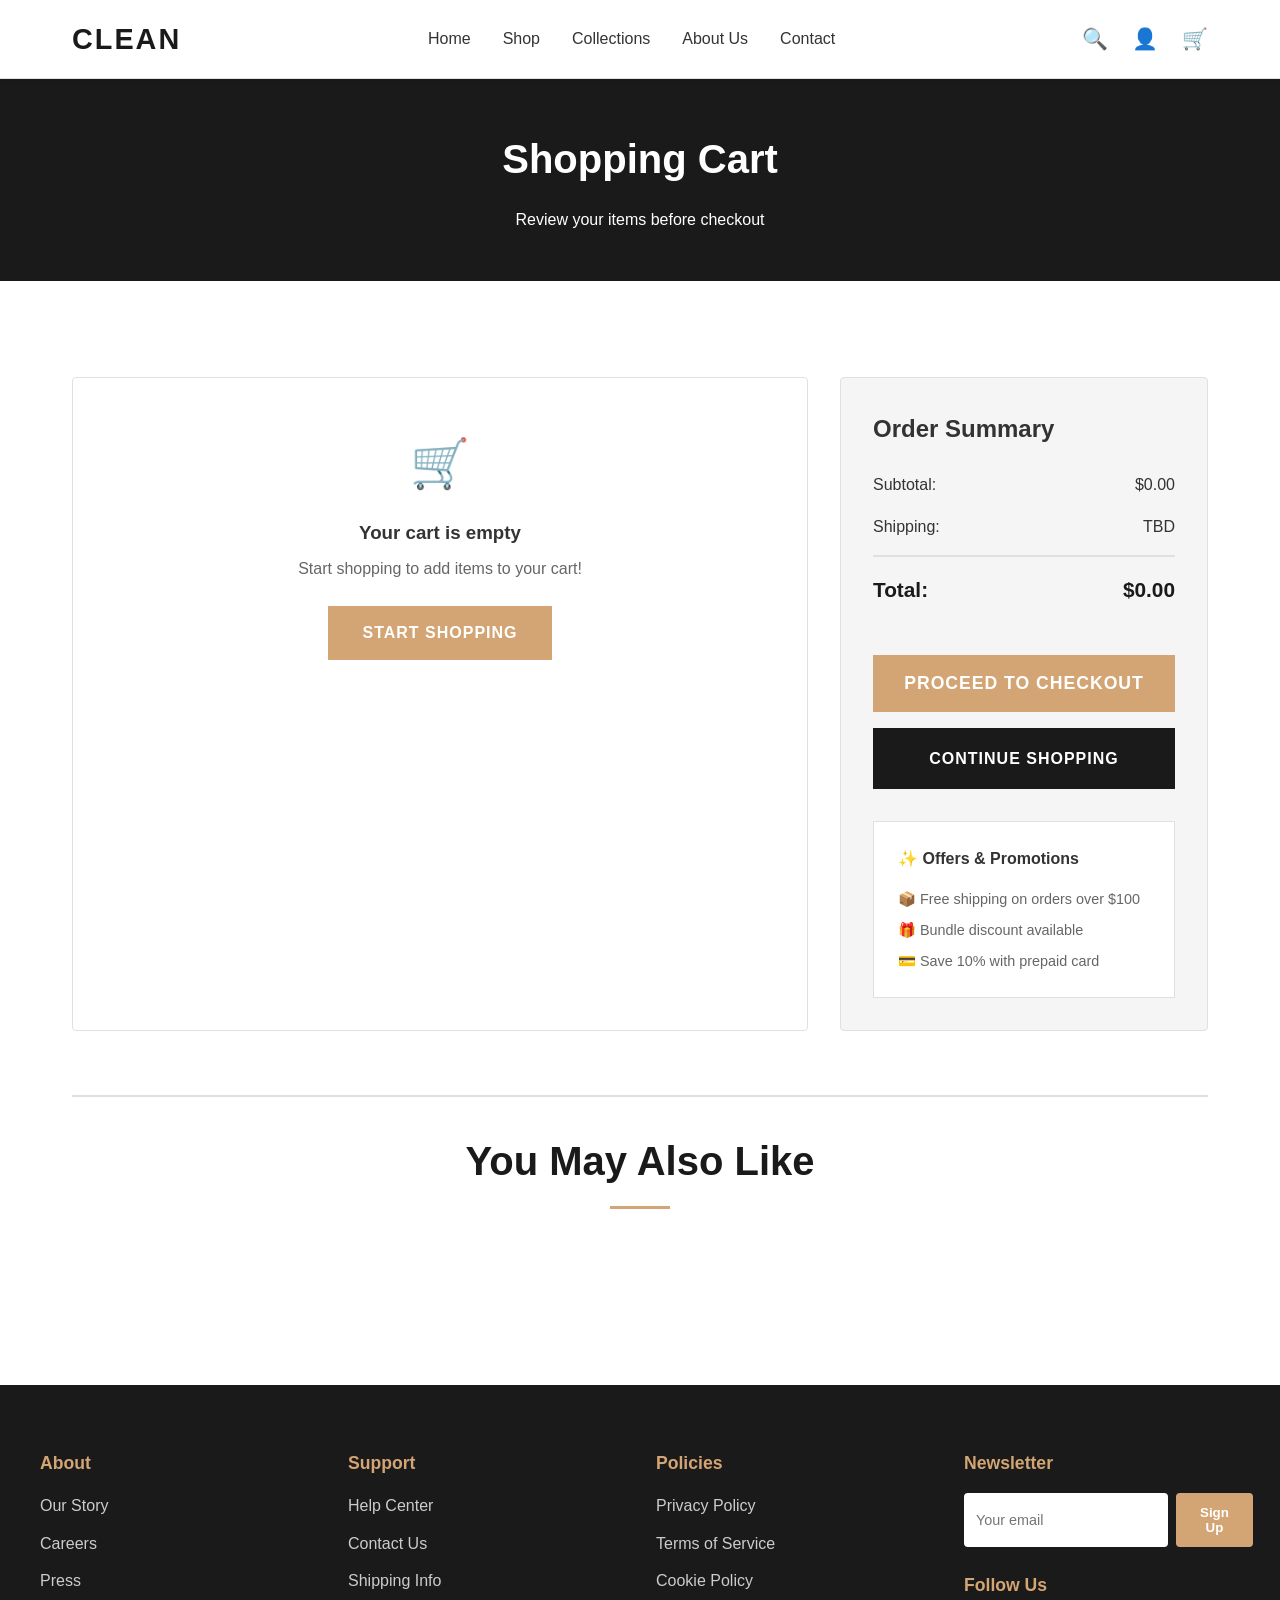
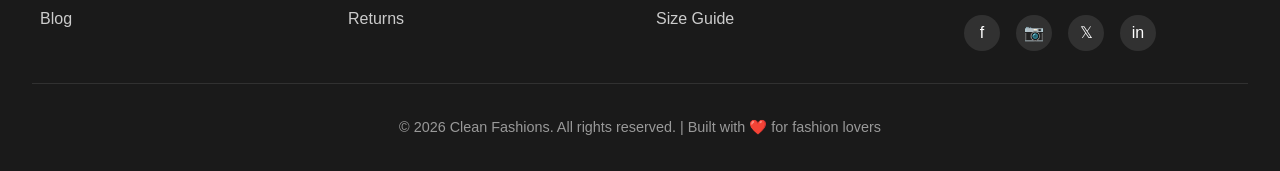
<file: checkout.html>
<!DOCTYPE html>
<html lang="en">
<head>
  <meta charset="UTF-8">
  <meta name="viewport" content="width=device-width, initial-scale=1.0">
  <title>Checkout - Clean Fashions</title>
  <link rel="stylesheet" href="styles.css">
</head>
<body>
  <!-- Navigation Header -->
  <header>
    <div class="header-container">
      <a href="index.html" class="logo">CLEAN</a>
      <nav>
        <ul class="nav-menu">
          <li><a href="index.html">Home</a></li>
          <li><a href="shop.html">Shop</a></li>
          <li><a href="index.html#collections">Collections</a></li>
          <li><a href="index.html#about">About Us</a></li>
          <li><a href="index.html#contact">Contact</a></li>
        </ul>
      </nav>
      <div class="header-icons">
        <button class="icon-btn" title="Search">🔍</button>
        <button class="icon-btn" title="Account">👤</button>
        <a href="cart.html" class="icon-btn" title="Cart" style="text-decoration: none;">
          🛒
          <span class="cart-count" style="display: none;">0</span>
        </a>
      </div>
    </div>
  </header>

  <!-- Checkout Content -->
  <section class="section">
    <div class="container">
      <!-- Checkout Steps -->
      <div class="checkout-steps">
        <div class="step active">
          <div class="step-number">1</div>
          <div class="step-label">Auth</div>
        </div>
        <div class="step">
          <div class="step-number">2</div>
          <div class="step-label">Shipping</div>
        </div>
        <div class="step">
          <div class="step-number">3</div>
          <div class="step-label">Payment</div>
        </div>
        <div class="step">
          <div class="step-number">4</div>
          <div class="step-label">Review</div>
        </div>
      </div>

      <div style="display: grid; grid-template-columns: 2fr 1fr; gap: 2rem; margin-top: 2rem;">
        <!-- Checkout Form -->
        <div>
          <!-- Step 1: Authentication -->
          <div class="step-content step-content-1">
            <div style="background-color: var(--secondary-color); padding: 2rem; border-radius: 4px; margin-bottom: 2rem;">
              <h2 style="margin-bottom: 1.5rem;">Login or Continue as Guest</h2>
              
              <div style="display: grid; grid-template-columns: 1fr 1fr; gap: 1rem; margin-bottom: 2rem;">
                <button class="btn btn-dark" style="padding: 1rem;" onclick="switchAuthMode('login')">Login</button>
                <button class="btn btn-dark" style="padding: 1rem; background-color: transparent; color: var(--primary-color);" onclick="switchAuthMode('guest')">Guest Checkout</button>
              </div>

              <form class="step-form-1" id="auth-form">
                <div id="login-form">
                  <div class="form-group">
                    <label>Email Address *</label>
                    <input type="email" required>
                  </div>
                  <div class="form-group">
                    <label>Password *</label>
                    <input type="password" required>
                  </div>
                  <p style="color: var(--light-text); font-size: 0.9rem; margin-bottom: 1rem;">Don't have an account? <a href="#" style="color: var(--accent-color);">Create one</a></p>
                </div>

                <div id="guest-form" class="hidden">
                  <div class="form-group">
                    <label>Email Address *</label>
                    <input type="email" required>
                  </div>
                </div>

                <button type="button" class="btn next-step-btn" style="width: 100%;">Continue to Shipping</button>
              </form>
            </div>
          </div>

          <!-- Step 2: Shipping -->
          <div class="step-content step-content-2 hidden">
            <div style="background-color: var(--secondary-color); padding: 2rem; border-radius: 4px; margin-bottom: 2rem;">
              <h2 style="margin-bottom: 1.5rem;">Shipping Information</h2>
              
              <form class="step-form-2">
                <div class="form-row">
                  <div class="form-group">
                    <label>First Name *</label>
                    <input type="text" required>
                  </div>
                  <div class="form-group">
                    <label>Last Name *</label>
                    <input type="text" required>
                  </div>
                </div>

                <div class="form-group">
                  <label>Street Address *</label>
                  <input type="text" required>
                </div>

                <div class="form-row">
                  <div class="form-group">
                    <label>City *</label>
                    <input type="text" required>
                  </div>
                  <div class="form-group">
                    <label>State/Province *</label>
                    <input type="text" required>
                  </div>
                </div>

                <div class="form-row">
                  <div class="form-group">
                    <label>ZIP/Postal Code *</label>
                    <input type="text" required>
                  </div>
                  <div class="form-group">
                    <label>Country *</label>
                    <select required>
                      <option>United States</option>
                      <option>Canada</option>
                      <option>Mexico</option>
                      <option>Other</option>
                    </select>
                  </div>
                </div>

                <div class="form-group">
                  <label>Phone Number *</label>
                  <input type="tel" required>
                </div>

                <h3 style="margin-top: 2rem; margin-bottom: 1rem;">Shipping Method</h3>
                <label style="display: flex; align-items: center; margin-bottom: 1rem; padding: 1rem; border: 2px solid var(--accent-color); border-radius: 4px; cursor: pointer;">
                  <input type="radio" name="shipping" value="standard" checked style="margin-right: 1rem;">
                  <div style="flex: 1;">
                    <strong>Standard Shipping (3-5 business days)</strong>
                    <p style="color: var(--light-text); font-size: 0.9rem;">Free on orders over $100</p>
                  </div>
                  <span style="font-weight: bold;">$10.00</span>
                </label>

                <label style="display: flex; align-items: center; margin-bottom: 1rem; padding: 1rem; border: 2px solid var(--border-color); border-radius: 4px; cursor: pointer;">
                  <input type="radio" name="shipping" value="express" style="margin-right: 1rem;">
                  <div style="flex: 1;">
                    <strong>Express Shipping (1-2 business days)</strong>
                    <p style="color: var(--light-text); font-size: 0.9rem;">Track your order in real-time</p>
                  </div>
                  <span style="font-weight: bold;">$25.00</span>
                </label>

                <button type="button" class="btn next-step-btn" style="width: 100%; margin-top: 1rem;">Continue to Payment</button>
              </form>
            </div>
          </div>

          <!-- Step 3: Payment -->
          <div class="step-content step-content-3 hidden">
            <div style="background-color: var(--secondary-color); padding: 2rem; border-radius: 4px; margin-bottom: 2rem;">
              <h2 style="margin-bottom: 1.5rem;">Payment Method</h2>
              
              <form class="step-form-3">
                <div style="margin-bottom: 1.5rem;">
                  <label style="display: flex; align-items: center; margin-bottom: 1rem; padding: 1rem; border: 2px solid var(--accent-color); border-radius: 4px; cursor: pointer;">
                    <input type="radio" name="payment" value="card" checked style="margin-right: 1rem;">
                    <strong>Credit/Debit Card</strong>
                  </label>

                  <label style="display: flex; align-items: center; margin-bottom: 1rem; padding: 1rem; border: 2px solid var(--border-color); border-radius: 4px; cursor: pointer;">
                    <input type="radio" name="payment" value="bank" style="margin-right: 1rem;">
                    <strong>Bank Transfer</strong>
                  </label>

                  <label style="display: flex; align-items: center; padding: 1rem; border: 2px solid var(--border-color); border-radius: 4px; cursor: pointer;">
                    <input type="radio" name="payment" value="mobile" style="margin-right: 1rem;">
                    <strong>Mobile Payment (Apple Pay / Google Pay)</strong>
                  </label>
                </div>

                <div id="card-form">
                  <div class="form-group">
                    <label>Cardholder Name *</label>
                    <input type="text" required>
                  </div>

                  <div class="form-group">
                    <label>Card Number *</label>
                    <input type="text" placeholder="1234 5678 9012 3456" required>
                  </div>

                  <div class="form-row">
                    <div class="form-group">
                      <label>Expiry Date *</label>
                      <input type="text" placeholder="MM/YY" required>
                    </div>
                    <div class="form-group">
                      <label>CVV *</label>
                      <input type="text" placeholder="123" required>
                    </div>
                  </div>
                </div>

                <button type="button" class="btn next-step-btn" style="width: 100%; margin-top: 1rem;">Review Order</button>
              </form>
            </div>
          </div>

          <!-- Step 4: Review -->
          <div class="step-content step-content-4 hidden">
            <div style="background-color: var(--secondary-color); padding: 2rem; border-radius: 4px; margin-bottom: 2rem;">
              <h2 style="margin-bottom: 1.5rem;">Order Review</h2>
              
              <div style="background: white; padding: 1.5rem; border-radius: 4px; margin-bottom: 1.5rem;">
                <h3 style="margin-bottom: 1rem;">Shipping Address</h3>
                <p id="review-address" style="color: var(--light-text);">123 Main Street, New York, NY 10001, USA</p>
              </div>

              <div style="background: white; padding: 1.5rem; border-radius: 4px; margin-bottom: 1.5rem;">
                <h3 style="margin-bottom: 1rem;">Shipping Method</h3>
                <p id="review-shipping" style="color: var(--light-text);">Standard Shipping (3-5 business days)</p>
              </div>

              <div style="background: white; padding: 1.5rem; border-radius: 4px;">
                <h3 style="margin-bottom: 1rem;">Payment Method</h3>
                <p id="review-payment" style="color: var(--light-text);">Credit Card ending in 1234</p>
              </div>

              <button class="btn" style="width: 100%; padding: 1rem; margin-top: 2rem; font-size: 1.1rem;" onclick="completeOrder()">
                Place Order
              </button>
            </div>
          </div>
        </div>

        <!-- Order Summary Sidebar -->
        <div>
          <div style="background-color: var(--secondary-color); padding: 2rem; border-radius: 4px; position: sticky; top: 100px;">
            <h3 style="margin-bottom: 1.5rem;">Order Summary</h3>
            
            <div id="checkout-items" style="max-height: 250px; overflow-y: auto; margin-bottom: 1.5rem; padding-bottom: 1rem; border-bottom: 1px solid var(--border-color);">
              <!-- Items will be rendered here -->
            </div>

            <div class="summary-row">
              <span>Subtotal:</span>
              <span id="checkout-subtotal">$0.00</span>
            </div>
            <div class="summary-row">
              <span>Shipping:</span>
              <span id="checkout-shipping">$0.00</span>
            </div>
            <div class="summary-row total">
              <span>Total:</span>
              <span id="checkout-total">$0.00</span>
            </div>

            <div style="background: white; padding: 1rem; border-radius: 4px; margin-top: 1.5rem; text-align: center; border: 1px solid var(--border-color);">
              <p style="color: var(--success-color); font-weight: 600;">✓ Secure Payment</p>
              <p style="color: var(--light-text); font-size: 0.85rem; margin-top: 0.5rem;">SSL encrypted connection</p>
            </div>
          </div>
        </div>
      </div>
    </div>
  </section>

  <!-- Footer -->
  <footer>
    <div class="footer-content">
      <div class="footer-section">
        <h3>About</h3>
        <ul>
          <li><a href="#">Our Story</a></li>
          <li><a href="#">Careers</a></li>
          <li><a href="#">Press</a></li>
          <li><a href="#">Blog</a></li>
        </ul>
      </div>

      <div class="footer-section">
        <h3>Support</h3>
        <ul>
          <li><a href="#">Help Center</a></li>
          <li><a href="#">Contact Us</a></li>
          <li><a href="#">Shipping Info</a></li>
          <li><a href="#">Returns</a></li>
        </ul>
      </div>

      <div class="footer-section">
        <h3>Policies</h3>
        <ul>
          <li><a href="#">Privacy Policy</a></li>
          <li><a href="#">Terms of Service</a></li>
          <li><a href="#">Cookie Policy</a></li>
          <li><a href="#">Size Guide</a></li>
        </ul>
      </div>

      <div class="footer-section">
        <h3>Newsletter</h3>
        <form class="newsletter-form">
          <input type="email" placeholder="Your email" required>
          <button type="submit">Sign Up</button>
        </form>
        <h3 style="margin-top: 1.5rem;">Follow Us</h3>
        <div class="footer-social">
          <a href="#" title="Facebook">f</a>
          <a href="#" title="Instagram">📷</a>
          <a href="#" title="Twitter">𝕏</a>
          <a href="#" title="LinkedIn">in</a>
        </div>
      </div>
    </div>

    <div class="footer-bottom">
      <p>&copy; 2026 Clean Fashions. All rights reserved. | Built with ❤️ for fashion lovers</p>
    </div>
  </footer>

  <script src="script.js"></script>
  <script>
    // Render checkout items
    function renderCheckoutItems() {
      const itemsContainer = document.getElementById('checkout-items');
      if (cart.items.length === 0) {
        window.location.href = 'cart.html';
        return;
      }

      itemsContainer.innerHTML = cart.items.map(item => `
        <div style="display: flex; justify-content: space-between; margin-bottom: 1rem; padding-bottom: 1rem; border-bottom: 1px solid var(--border-color);">
          <div>
            <div style="font-weight: 600;">${item.name}</div>
            <div style="color: var(--light-text); font-size: 0.9rem;">Qty: ${item.quantity}</div>
          </div>
          <div style="font-weight: 600; text-align: right;">$${(item.price * item.quantity).toFixed(2)}</div>
        </div>
      `).join('');

      updateCheckoutSummary();
    }

    function updateCheckoutSummary() {
      const subtotal = cart.getTotal();
      const shipping = 10; // Default shipping
      const total = subtotal + shipping;

      document.getElementById('checkout-subtotal').textContent = `$${subtotal.toFixed(2)}`;
      document.getElementById('checkout-shipping').textContent = `$${shipping.toFixed(2)}`;
      document.getElementById('checkout-total').textContent = `$${total.toFixed(2)}`;
    }

    function switchAuthMode(mode) {
      const loginForm = document.getElementById('login-form');
      const guestForm = document.getElementById('guest-form');

      if (mode === 'login') {
        loginForm.classList.remove('hidden');
        guestForm.classList.add('hidden');
      } else {
        loginForm.classList.add('hidden');
        guestForm.classList.remove('hidden');
      }
    }

    function completeOrder() {
      if (validateForm('.step-form-3')) {
        const orderId = 'ORD-' + Math.random().toString(36).substr(2, 9).toUpperCase();
        localStorage.setItem('lastOrder', JSON.stringify({
          id: orderId,
          date: new Date().toLocaleDateString(),
          total: cart.getTotal() + 10,
          status: 'Confirmed'
        }));

        cart.clear();
        window.location.href = 'confirmation.html?orderId=' + orderId;
      }
    }

    document.addEventListener('DOMContentLoaded', () => {
      renderCheckoutItems();
      setupCheckoutFlows();
    });
  </script>
</body>
</html>
</file>
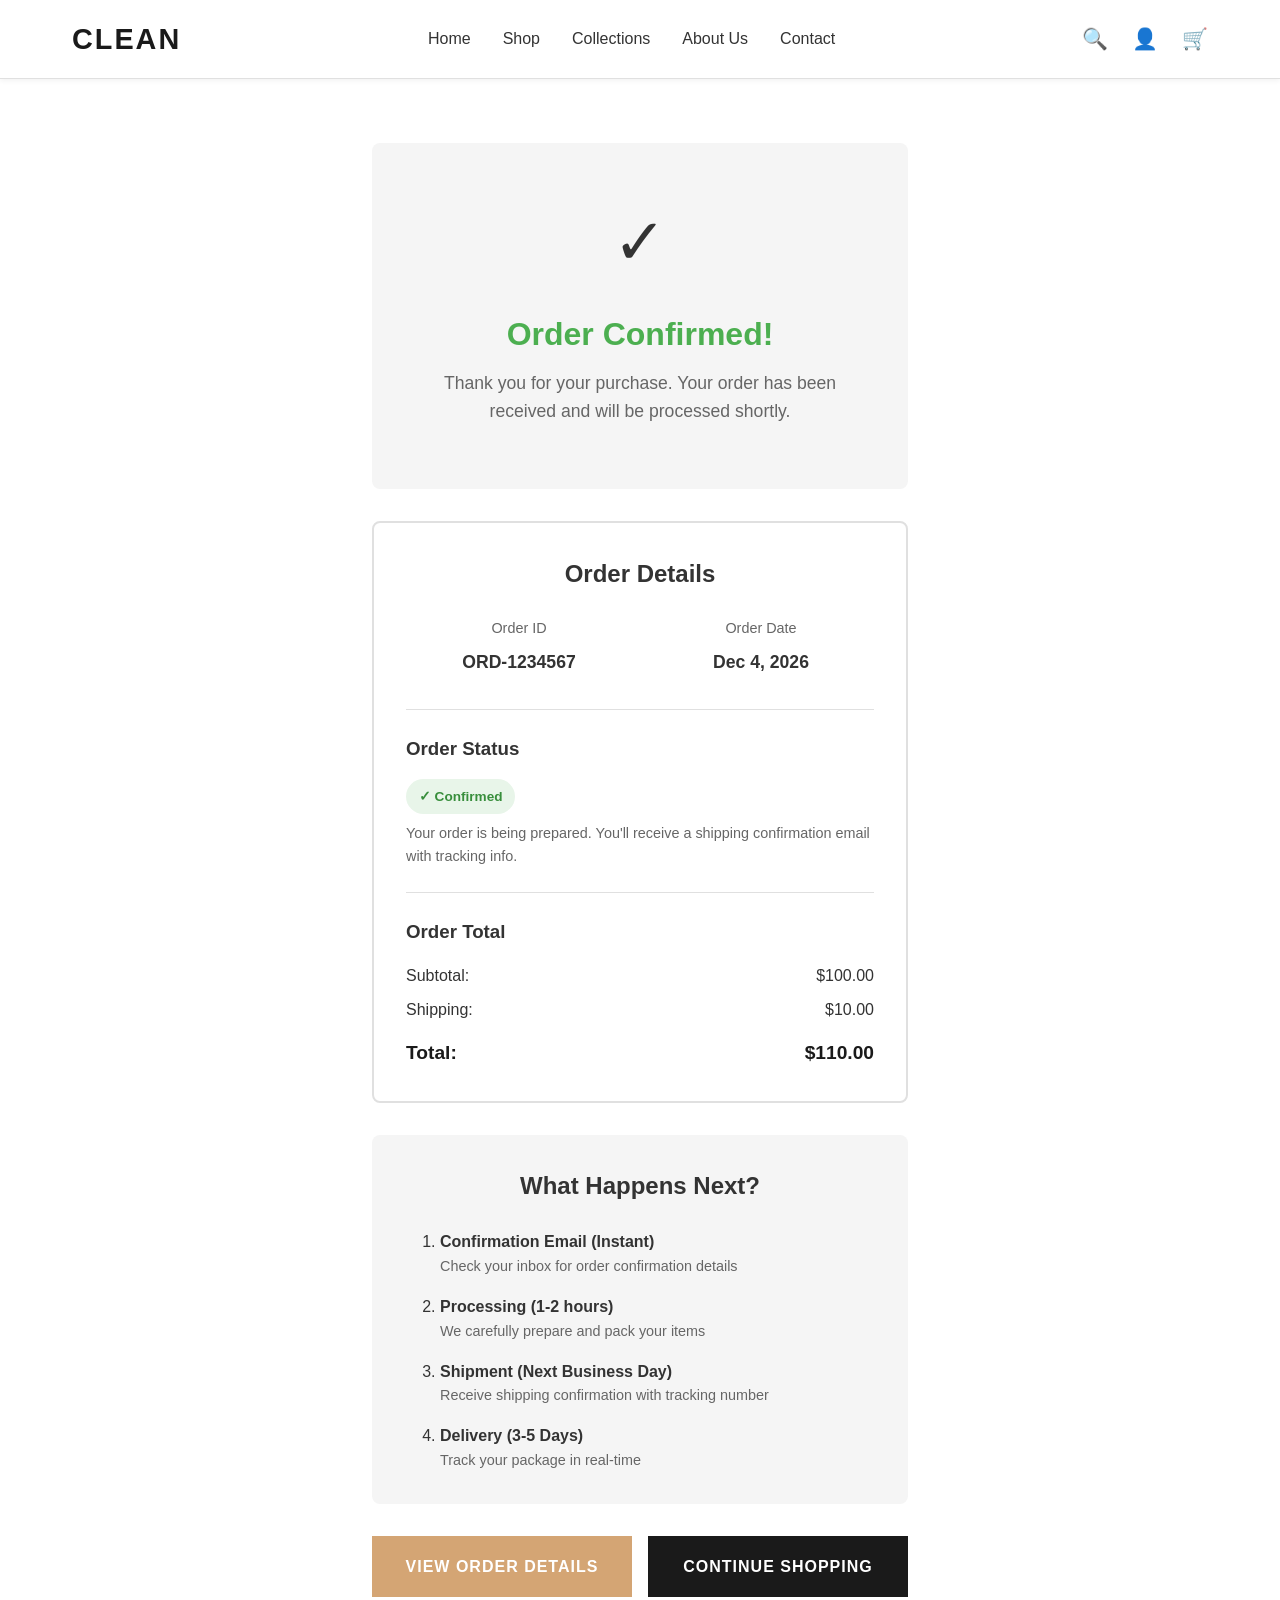
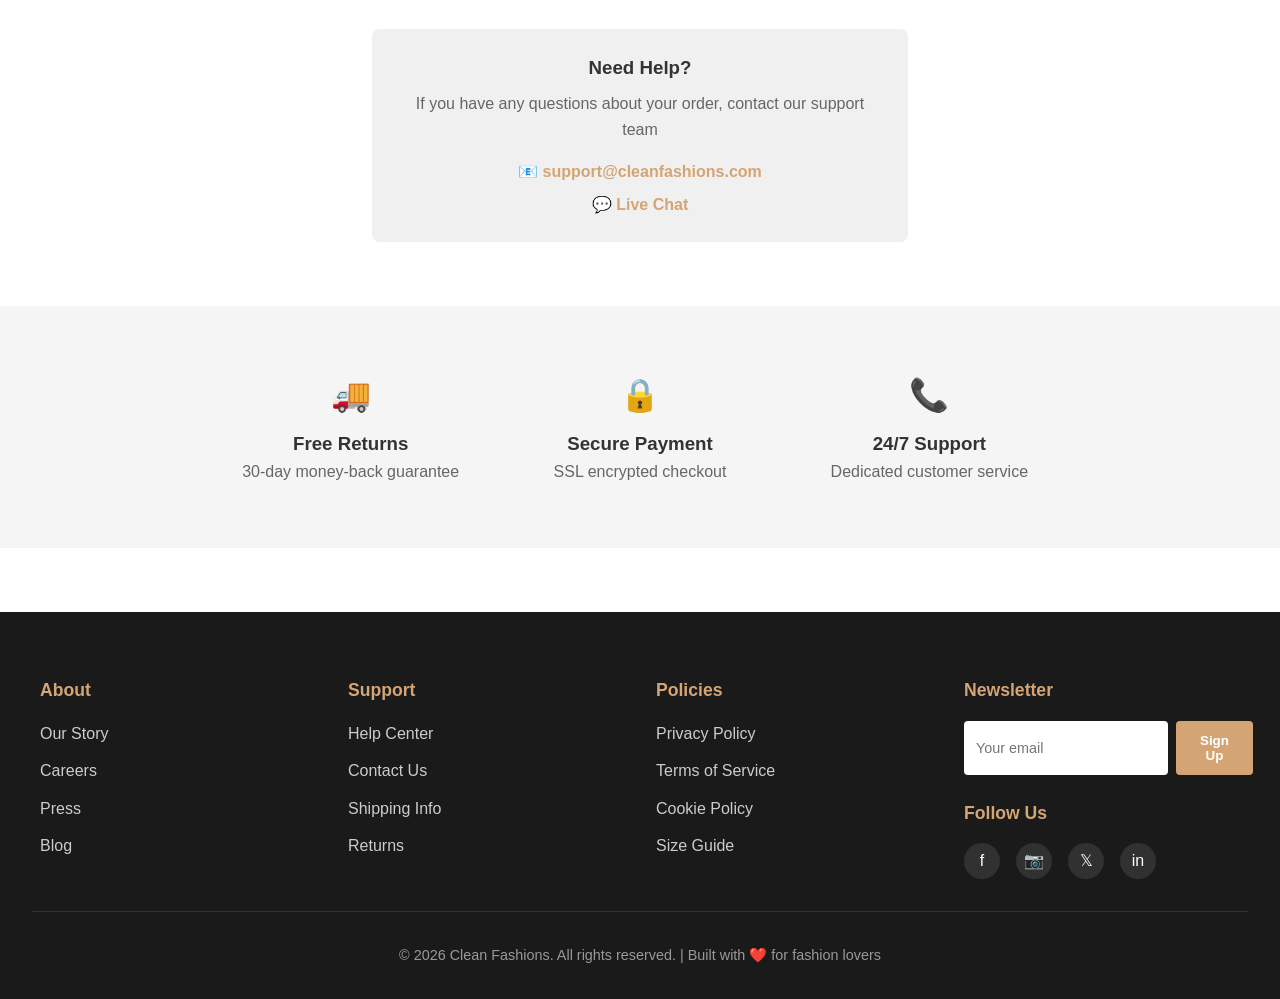
<file: confirmation.html>
<!DOCTYPE html>
<html lang="en">
<head>
  <meta charset="UTF-8">
  <meta name="viewport" content="width=device-width, initial-scale=1.0">
  <title>Order Confirmation - Clean Fashions</title>
  <link rel="stylesheet" href="styles.css">
</head>
<body>
  <!-- Navigation Header -->
  <header>
    <div class="header-container">
      <a href="index.html" class="logo">CLEAN</a>
      <nav>
        <ul class="nav-menu">
          <li><a href="index.html">Home</a></li>
          <li><a href="shop.html">Shop</a></li>
          <li><a href="index.html#collections">Collections</a></li>
          <li><a href="index.html#about">About Us</a></li>
          <li><a href="index.html#contact">Contact</a></li>
        </ul>
      </nav>
      <div class="header-icons">
        <button class="icon-btn" title="Search">🔍</button>
        <button class="icon-btn" title="Account">👤</button>
        <a href="cart.html" class="icon-btn" title="Cart" style="text-decoration: none;">
          🛒
          <span class="cart-count" style="display: none;">0</span>
        </a>
      </div>
    </div>
  </header>

  <!-- Confirmation Content -->
  <section class="section" style="text-align: center;">
    <div class="container" style="max-width: 600px;">
      <div style="background-color: var(--secondary-color); padding: 3rem; border-radius: 8px ; margin-bottom: 2rem;">
        <div style="font-size: 4rem; margin-bottom: 1rem;">✓</div>
        <h1 style="font-size: 2rem; margin-bottom: 0.5rem; color: var(--success-color);">Order Confirmed!</h1>
        <p style="color: var(--light-text); font-size: 1.1rem; margin-bottom: 1rem;">
          Thank you for your purchase. Your order has been received and will be processed shortly.
        </p>
      </div>

      <!-- Order Details Card -->
      <div style="background: white; border: 2px solid var(--border-color); border-radius: 8px; padding: 2rem; margin-bottom: 2rem; text-align: left;">
        <h2 style="margin-bottom: 1.5rem; text-align: center;">Order Details</h2>
        
        <div style="display: grid; grid-template-columns: 1fr 1fr; gap: 1rem; margin-bottom: 2rem; text-align: center;">
          <div>
            <p style="color: var(--light-text); font-size: 0.9rem; margin-bottom: 0.5rem;">Order ID</p>
            <p style="font-weight: bold; font-size: 1.1rem;" id="order-id">ORD-1234567</p>
          </div>
          <div>
            <p style="color: var(--light-text); font-size: 0.9rem; margin-bottom: 0.5rem;">Order Date</p>
            <p style="font-weight: bold; font-size: 1.1rem;" id="order-date">Jan 12, 2026</p>
          </div>
        </div>

        <div style="border-top: 1px solid var(--border-color); padding-top: 1.5rem; margin-bottom: 1.5rem;">
          <h3 style="margin-bottom: 1rem;">Order Status</h3>
          <div class="order-status completed" style="display: inline-block;">✓ Confirmed</div>
          <p style="color: var(--light-text); font-size: 0.9rem; margin-top: 0.5rem;">
            Your order is being prepared. You'll receive a shipping confirmation email with tracking info.
          </p>
        </div>

        <div style="border-top: 1px solid var(--border-color); padding-top: 1.5rem;">
          <h3 style="margin-bottom: 1rem;">Order Total</h3>
          <div style="display: flex; justify-content: space-between; margin-bottom: 0.5rem;">
            <span>Subtotal:</span>
            <span id="conf-subtotal">$0.00</span>
          </div>
          <div style="display: flex; justify-content: space-between; margin-bottom: 1rem;">
            <span>Shipping:</span>
            <span id="conf-shipping">$0.00</span>
          </div>
          <div style="display: flex; justify-content: space-between; font-size: 1.2rem; font-weight: bold; color: var(--primary-color);">
            <span>Total:</span>
            <span id="conf-total">$0.00</span>
          </div>
        </div>
      </div>

      <!-- What's Next Section -->
      <div style="background-color: var(--secondary-color); padding: 2rem; border-radius: 8px; margin-bottom: 2rem;">
        <h2 style="margin-bottom: 1.5rem;">What Happens Next?</h2>
        <ol style="text-align: left; max-width: 400px; margin: 0 auto;">
          <li style="margin-bottom: 1rem;">
            <strong>Confirmation Email (Instant)</strong>
            <p style="color: var(--light-text); font-size: 0.9rem;">Check your inbox for order confirmation details</p>
          </li>
          <li style="margin-bottom: 1rem;">
            <strong>Processing (1-2 hours)</strong>
            <p style="color: var(--light-text); font-size: 0.9rem;">We carefully prepare and pack your items</p>
          </li>
          <li style="margin-bottom: 1rem;">
            <strong>Shipment (Next Business Day)</strong>
            <p style="color: var(--light-text); font-size: 0.9rem;">Receive shipping confirmation with tracking number</p>
          </li>
          <li>
            <strong>Delivery (3-5 Days)</strong>
            <p style="color: var(--light-text); font-size: 0.9rem;">Track your package in real-time</p>
          </li>
        </ol>
      </div>

      <!-- Actions -->
      <div style="display: grid; grid-template-columns: 1fr 1fr; gap: 1rem; margin-bottom: 2rem;">
        <a href="account.html" class="btn" style="padding: 1rem; text-align: center;">View Order Details</a>
        <a href="shop.html" class="btn btn-dark" style="padding: 1rem; text-align: center;">Continue Shopping</a>
      </div>

      <!-- Contact Section -->
      <div style="background-color: #f0f0f0; padding: 1.5rem; border-radius: 8px; text-align: center;">
        <h3 style="margin-bottom: 0.5rem;">Need Help?</h3>
        <p style="color: var(--light-text); margin-bottom: 1rem;">
          If you have any questions about your order, contact our support team
        </p>
        <a href="#" style="color: var(--accent-color); text-decoration: none; font-weight: 600;">📧 support@cleanfashions.com</a>
        <br>
        <a href="#" style="color: var(--accent-color); text-decoration: none; font-weight: 600; margin-top: 0.5rem; display: inline-block;">💬 Live Chat</a>
      </div>
    </div>
  </section>

  <!-- Trust Section -->
  <section class="section" style="background-color: var(--secondary-color);">
    <div class="container" style="max-width: 900px;">
      <div style="display: grid; grid-template-columns: repeat(3, 1fr); gap: 2rem; text-align: center;">
        <div>
          <div style="font-size: 2rem; margin-bottom: 0.5rem;">🚚</div>
          <h3>Free Returns</h3>
          <p style="color: var(--light-text);">30-day money-back guarantee</p>
        </div>
        <div>
          <div style="font-size: 2rem; margin-bottom: 0.5rem;">🔒</div>
          <h3>Secure Payment</h3>
          <p style="color: var(--light-text);">SSL encrypted checkout</p>
        </div>
        <div>
          <div style="font-size: 2rem; margin-bottom: 0.5rem;">📞</div>
          <h3>24/7 Support</h3>
          <p style="color: var(--light-text);">Dedicated customer service</p>
        </div>
      </div>
    </div>
  </section>

  <!-- Footer -->
  <footer>
    <div class="footer-content">
      <div class="footer-section">
        <h3>About</h3>
        <ul>
          <li><a href="#">Our Story</a></li>
          <li><a href="#">Careers</a></li>
          <li><a href="#">Press</a></li>
          <li><a href="#">Blog</a></li>
        </ul>
      </div>

      <div class="footer-section">
        <h3>Support</h3>
        <ul>
          <li><a href="#">Help Center</a></li>
          <li><a href="#">Contact Us</a></li>
          <li><a href="#">Shipping Info</a></li>
          <li><a href="#">Returns</a></li>
        </ul>
      </div>

      <div class="footer-section">
        <h3>Policies</h3>
        <ul>
          <li><a href="#">Privacy Policy</a></li>
          <li><a href="#">Terms of Service</a></li>
          <li><a href="#">Cookie Policy</a></li>
          <li><a href="#">Size Guide</a></li>
        </ul>
      </div>

      <div class="footer-section">
        <h3>Newsletter</h3>
        <form class="newsletter-form">
          <input type="email" placeholder="Your email" required>
          <button type="submit">Sign Up</button>
        </form>
        <h3 style="margin-top: 1.5rem;">Follow Us</h3>
        <div class="footer-social">
          <a href="#" title="Facebook">f</a>
          <a href="#" title="Instagram">📷</a>
          <a href="#" title="Twitter">𝕏</a>
          <a href="#" title="LinkedIn">in</a>
        </div>
      </div>
    </div>

    <div class="footer-bottom">
      <p>&copy; 2026 Clean Fashions. All rights reserved. | Built with ❤️ for fashion lovers</p>
    </div>
  </footer>

  <script src="script.js"></script>
  <script>
    document.addEventListener('DOMContentLoaded', () => {
      // Get order ID from URL
      const urlParams = new URLSearchParams(window.location.search);
      const orderId = urlParams.get('orderId') || 'ORD-1234567';
      
      // Get last order from localStorage
      const lastOrder = JSON.parse(localStorage.getItem('lastOrder')) || {};

      // Display order info
      document.getElementById('order-id').textContent = orderId;
      document.getElementById('order-date').textContent = new Date().toLocaleDateString('en-US', { year: 'numeric', month: 'short', day: 'numeric' });

      // Display totals
      const subtotal = lastOrder.total ? lastOrder.total - 10 : 100;
      const shipping = 10;
      const total = lastOrder.total || 110;

      document.getElementById('conf-subtotal').textContent = `$${subtotal.toFixed(2)}`;
      document.getElementById('conf-shipping').textContent = `$${shipping.toFixed(2)}`;
      document.getElementById('conf-total').textContent = `$${total.toFixed(2)}`;
    });
  </script>
</body>
</html>
</file>
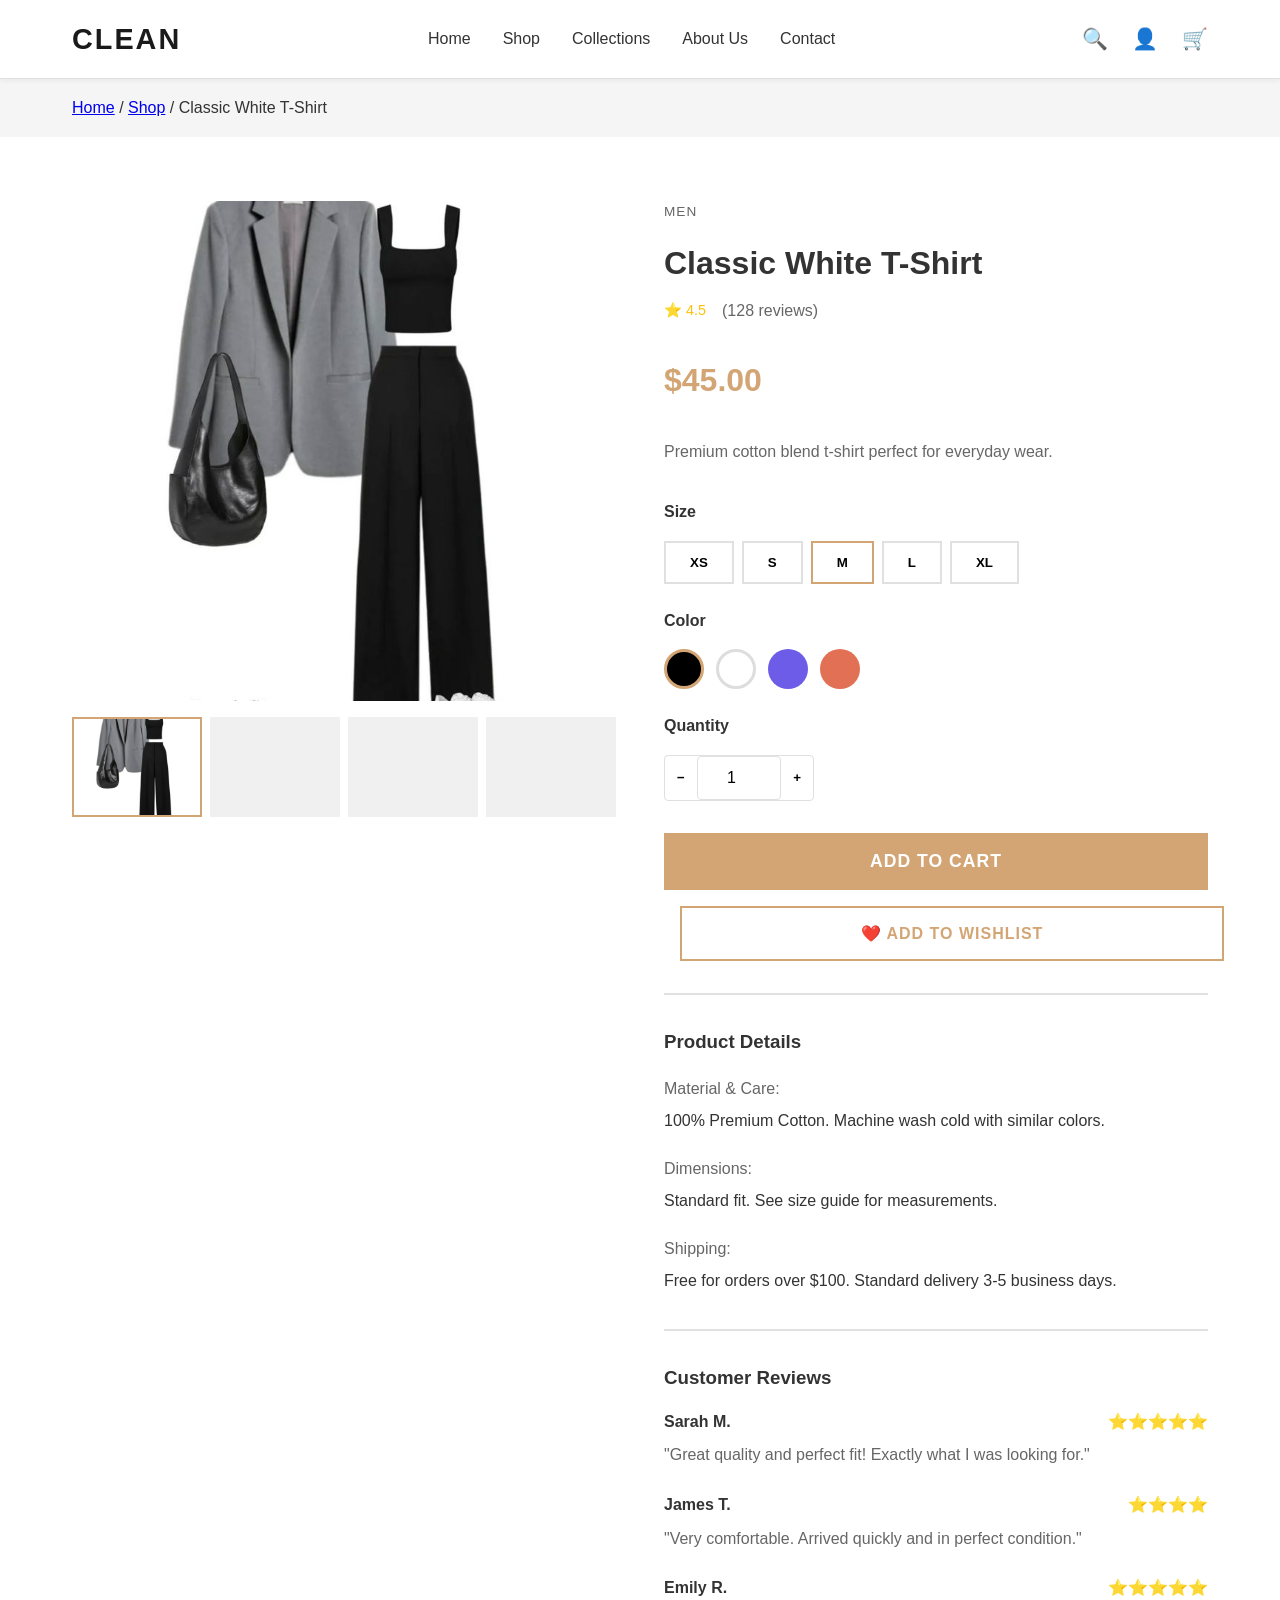
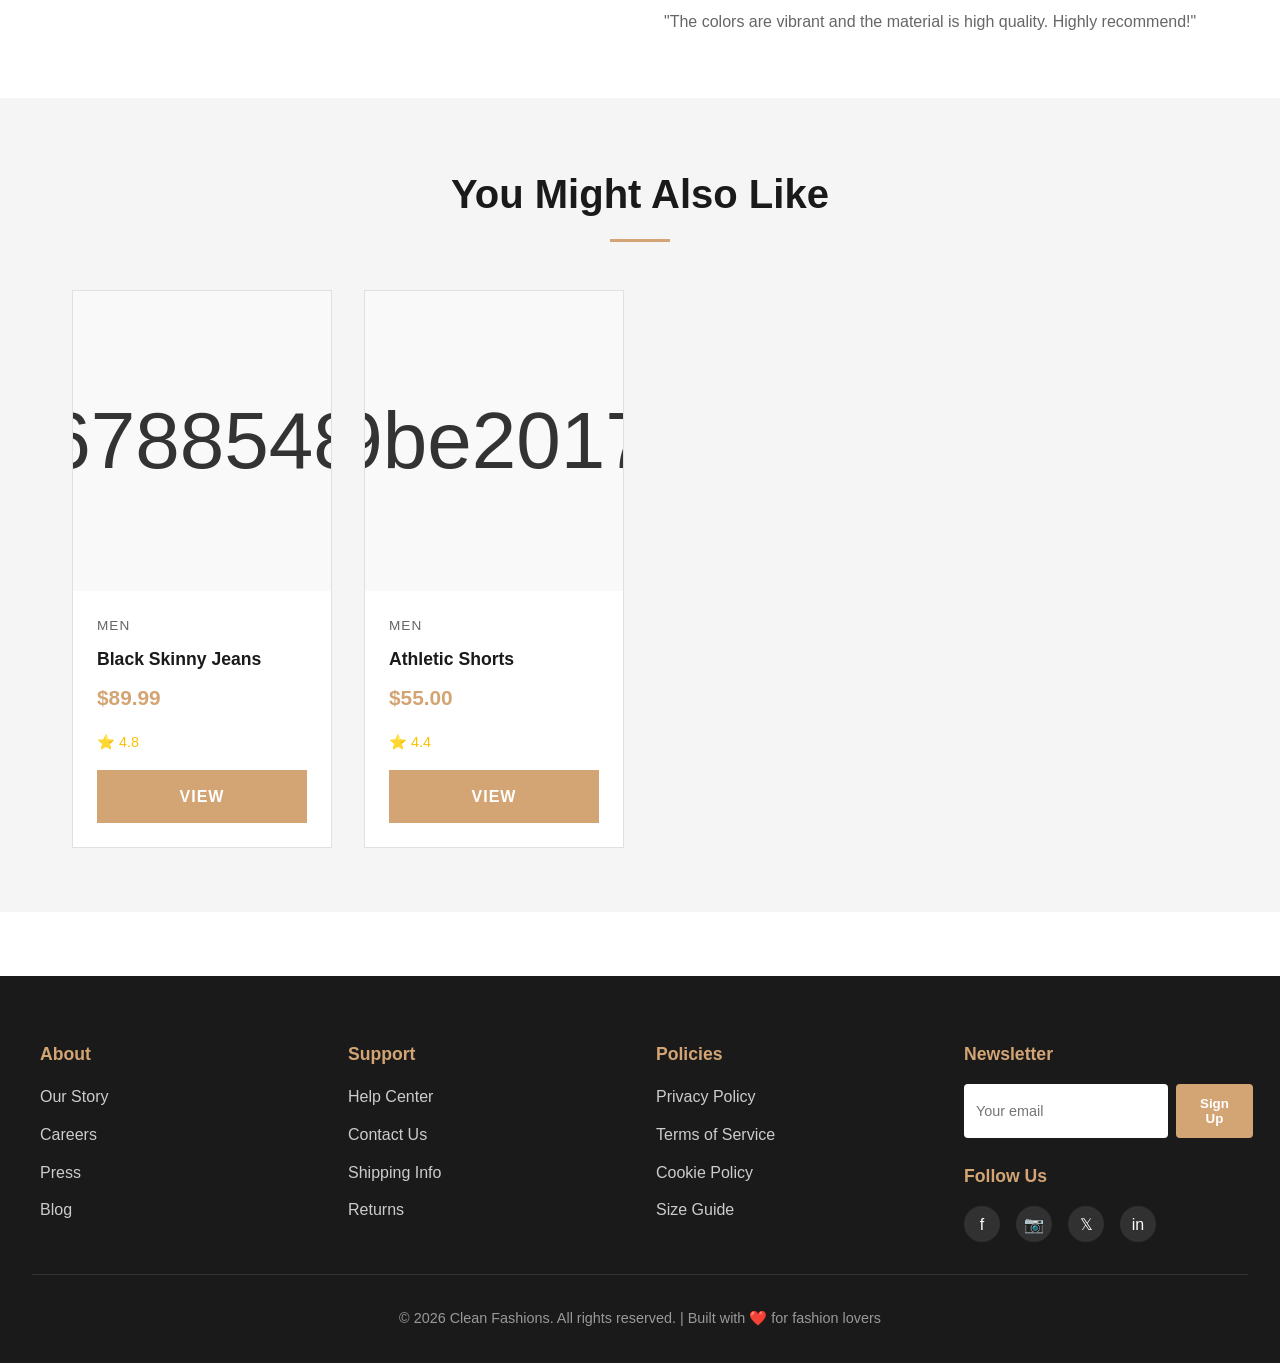
<file: product.html>
<!DOCTYPE html>
<html lang="en">
<head>
  <meta charset="UTF-8">
  <meta name="viewport" content="width=device-width, initial-scale=1.0">
  <title>Product Details - Clean Fashions</title>
  <link rel="stylesheet" href="styles.css">
</head>
<body>
  <!-- Navigation Header -->
  <header>
    <div class="header-container">
      <a href="index.html" class="logo">CLEAN</a>
      <nav>
        <ul class="nav-menu">
          <li><a href="index.html">Home</a></li>
          <li><a href="shop.html">Shop</a></li>
          <li><a href="index.html#collections">Collections</a></li>
          <li><a href="index.html#about">About Us</a></li>
          <li><a href="index.html#contact">Contact</a></li>
        </ul>
      </nav>
      <div class="header-icons">
        <button class="icon-btn" title="Search">🔍</button>
        <button class="icon-btn" title="Account">👤</button>
        <a href="cart.html" class="icon-btn" title="Cart" style="text-decoration: none;">
          🛒
          <span class="cart-count" style="display: none;">0</span>
        </a>
      </div>
    </div>
  </header>

  <!-- Breadcrumb -->
  <div style="background-color: var(--secondary-color); padding: 1rem 2rem;">
    <div class="container">
      <a href="index.html">Home</a> / <a href="shop.html">Shop</a> / <span id="breadcrumb-product">Product</span>
    </div>
  </div>

  <!-- Product Detail -->
  <section class="section">
    <div class="container">
      <div style="display: grid; grid-template-columns: 1fr 1fr; gap: 3rem;">
        <!-- Product Images -->
        <div>
          <div class="product-image" style="width: 100%; height: 500px; margin-bottom: 1rem;">
            <img id="product-main-image" src="694c0b20725e1777145041e08a0063ab.jpg" alt="Product Image" loading="eager" style="width:100%; height:100%; object-fit: cover; display:block;" />
          </div>
          <div style="display: grid; grid-template-columns: repeat(4, 1fr); gap: 0.5rem;">
            <div class="product-image" style="height: 100px; cursor: pointer; border: 2px solid var(--accent-color);">
              <img id="product-thumb" src="694c0b20725e1777145041e08a0063ab.jpg" alt="Thumbnail" loading="eager" style="width:100%; height:100%; object-fit: cover; display:block;" />
            </div>
            <div class="product-image" style="height: 100px; cursor: pointer; background-color: #f0f0f0;"></div>
            <div class="product-image" style="height: 100px; cursor: pointer; background-color: #f0f0f0;"></div>
            <div class="product-image" style="height: 100px; cursor: pointer; background-color: #f0f0f0;"></div>
          </div>
        </div>

        <!-- Product Info -->
        <div>
          <div class="product-category" id="product-category" style="margin-bottom: 1rem;">Category</div>
          <h1 id="product-name" style="font-size: 2rem; margin-bottom: 0.5rem;">Product Name</h1>
          
          <div style="display: flex; align-items: center; gap: 1rem; margin-bottom: 2rem;">
            <div class="product-rating" style="margin: 0;">
              <span id="product-rating">⭐ 4.5</span>
            </div>
            <span style="color: var(--light-text);">(<span id="product-reviews">128</span> reviews)</span>
          </div>

          <div class="product-price" id="product-price" style="font-size: 2rem; margin-bottom: 2rem;">$99.99</div>

          <!-- Product Description -->
          <p id="product-description" style="color: var(--light-text); margin-bottom: 2rem; line-height: 1.8;">
            This is a premium product made with high-quality materials. Perfect for everyday wear and any occasion.
          </p>

          <!-- Size Selector -->
          <div class="form-group">
            <label style="font-weight: 600; margin-bottom: 1rem;">Size</label>
            <div style="display: flex; gap: 0.5rem; margin-bottom: 1rem;">
              <button style="padding: 0.75rem 1.5rem; border: 2px solid var(--border-color); background: white; cursor: pointer; font-weight: 600; transition: all 0.3s;" data-size="XS">XS</button>
              <button style="padding: 0.75rem 1.5rem; border: 2px solid var(--border-color); background: white; cursor: pointer; font-weight: 600; transition: all 0.3s;" data-size="S">S</button>
              <button style="padding: 0.75rem 1.5rem; border: 2px solid var(--border-color); background: white; cursor: pointer; font-weight: 600; transition: all 0.3s; border-color: var(--accent-color);" data-size="M">M</button>
              <button style="padding: 0.75rem 1.5rem; border: 2px solid var(--border-color); background: white; cursor: pointer; font-weight: 600; transition: all 0.3s;" data-size="L">L</button>
              <button style="padding: 0.75rem 1.5rem; border: 2px solid var(--border-color); background: white; cursor: pointer; font-weight: 600; transition: all 0.3s;" data-size="XL">XL</button>
            </div>
          </div>

          <!-- Color Selector -->
          <div class="form-group">
            <label style="font-weight: 600; margin-bottom: 1rem;">Color</label>
            <div style="display: flex; gap: 0.75rem; margin-bottom: 1rem;">
              <div style="width: 40px; height: 40px; background-color: #000; border-radius: 50%; cursor: pointer; border: 3px solid var(--accent-color);"></div>
              <div style="width: 40px; height: 40px; background-color: #fff; border: 3px solid #ddd; border-radius: 50%; cursor: pointer;"></div>
              <div style="width: 40px; height: 40px; background-color: #6c5ce7; border-radius: 50%; cursor: pointer; border: 3px solid transparent;"></div>
              <div style="width: 40px; height: 40px; background-color: #e17055; border-radius: 50%; cursor: pointer; border: 3px solid transparent;"></div>
            </div>
          </div>

          <!-- Quantity Selector -->
          <div class="form-group">
            <label style="font-weight: 600; margin-bottom: 1rem;">Quantity</label>
            <div class="cart-item-quantity" style="margin-bottom: 2rem; width: 150px;">
              <button onclick="decreaseQuantity()">−</button>
              <input type="number" id="quantity-input" value="1" readonly min="1" max="10">
              <button onclick="increaseQuantity()">+</button>
            </div>
          </div>

          <!-- Add to Cart Button -->
          <button id="add-to-cart-btn" class="btn" style="width: 100%; padding: 1rem; font-size: 1.1rem; margin-bottom: 1rem;">
            Add to Cart
          </button>
          <button class="btn btn-secondary" style="width: 100%; padding: 1rem;">
            ❤️ Add to Wishlist
          </button>

          <!-- Additional Info -->
          <div style="border-top: 2px solid var(--border-color); padding-top: 2rem; margin-top: 2rem;">
            <h3 style="margin-bottom: 1rem;">Product Details</h3>
            <dl style="line-height: 2;">
              <dt style="color: var(--light-text);">Material & Care:</dt>
              <dd style="margin-bottom: 1rem;">100% Premium Cotton. Machine wash cold with similar colors.</dd>
              <dt style="color: var(--light-text);">Dimensions:</dt>
              <dd style="margin-bottom: 1rem;">Standard fit. See size guide for measurements.</dd>
              <dt style="color: var(--light-text);">Shipping:</dt>
              <dd>Free for orders over $100. Standard delivery 3-5 business days.</dd>
            </dl>
          </div>

          <!-- Reviews Section -->
          <div style="border-top: 2px solid var(--border-color); padding-top: 2rem; margin-top: 2rem;">
            <h3 style="margin-bottom: 1rem;">Customer Reviews</h3>
            <div style="margin-bottom: 1.5rem;">
              <div style="display: flex; justify-content: space-between; align-items: center; margin-bottom: 0.5rem;">
                <strong>Sarah M.</strong>
                <span style="color: #ffc107;">⭐⭐⭐⭐⭐</span>
              </div>
              <p style="color: var(--light-text);">"Great quality and perfect fit! Exactly what I was looking for."</p>
            </div>

            <div style="margin-bottom: 1.5rem;">
              <div style="display: flex; justify-content: space-between; align-items: center; margin-bottom: 0.5rem;">
                <strong>James T.</strong>
                <span style="color: #ffc107;">⭐⭐⭐⭐</span>
              </div>
              <p style="color: var(--light-text);">"Very comfortable. Arrived quickly and in perfect condition."</p>
            </div>

            <div>
              <div style="display: flex; justify-content: space-between; align-items: center; margin-bottom: 0.5rem;">
                <strong>Emily R.</strong>
                <span style="color: #ffc107;">⭐⭐⭐⭐⭐</span>
              </div>
              <p style="color: var(--light-text);">"The colors are vibrant and the material is high quality. Highly recommend!"</p>
            </div>
          </div>
        </div>
      </div>
    </div>
  </section>

  <!-- Related Products -->
  <section class="section" style="background-color: var(--secondary-color);">
    <div class="container">
      <h2 class="section-title">You Might Also Like</h2>
      <div class="products-grid">
        <!-- Related products will be rendered here -->
      </div>
    </div>
  </section>

  <!-- Footer -->
  <footer>
    <div class="footer-content">
      <div class="footer-section">
        <h3>About</h3>
        <ul>
          <li><a href="#">Our Story</a></li>
          <li><a href="#">Careers</a></li>
          <li><a href="#">Press</a></li>
          <li><a href="#">Blog</a></li>
        </ul>
      </div>

      <div class="footer-section">
        <h3>Support</h3>
        <ul>
          <li><a href="#">Help Center</a></li>
          <li><a href="#">Contact Us</a></li>
          <li><a href="#">Shipping Info</a></li>
          <li><a href="#">Returns</a></li>
        </ul>
      </div>

      <div class="footer-section">
        <h3>Policies</h3>
        <ul>
          <li><a href="#">Privacy Policy</a></li>
          <li><a href="#">Terms of Service</a></li>
          <li><a href="#">Cookie Policy</a></li>
          <li><a href="#">Size Guide</a></li>
        </ul>
      </div>

      <div class="footer-section">
        <h3>Newsletter</h3>
        <form class="newsletter-form">
          <input type="email" placeholder="Your email" required>
          <button type="submit">Sign Up</button>
        </form>
        <h3 style="margin-top: 1.5rem;">Follow Us</h3>
        <div class="footer-social">
          <a href="#" title="Facebook">f</a>
          <a href="#" title="Instagram">📷</a>
          <a href="#" title="Twitter">𝕏</a>
          <a href="#" title="LinkedIn">in</a>
        </div>
      </div>
    </div>

    <div class="footer-bottom">
      <p>&copy; 2026 Clean Fashions. All rights reserved. | Built with ❤️ for fashion lovers</p>
    </div>
  </footer>

  <script src="script.js"></script>
  <script>
    // Get product ID from URL
    const urlParams = new URLSearchParams(window.location.search);
    const productId = parseInt(urlParams.get('id')) || 1;

    const product = PRODUCTS.find(p => p.id === productId) || PRODUCTS[0];

    // Display product details
    document.getElementById('product-name').textContent = product.name;
    document.getElementById('product-category').textContent = product.category.toUpperCase();
    document.getElementById('product-price').textContent = `$${product.price.toFixed(2)}`;
    document.getElementById('product-rating').textContent = `⭐ ${product.rating}`;
    document.getElementById('product-reviews').textContent = product.reviews;
    document.getElementById('product-description').textContent = product.description;
    const mainImage = document.getElementById('product-main-image');
    const thumbImage = document.getElementById('product-thumb');
    if (product.image.startsWith('http')) {
      mainImage.innerHTML = `<img src="${product.image}" alt="${product.name}" loading="lazy" style="width:100%; height:100%; object-fit: cover;" />`;
      thumbImage.innerHTML = `<img src="${product.image}" alt="${product.name}" loading="lazy" style="width:100%; height:100%; object-fit: cover;" />`;
    } else {
      mainImage.textContent = product.image;
      thumbImage.textContent = product.image;
    }
    document.getElementById('breadcrumb-product').textContent = product.name;

    // Size selector
    document.querySelectorAll('[data-size]').forEach(btn => {
      btn.addEventListener('click', function() {
        document.querySelectorAll('[data-size]').forEach(b => {
          b.style.borderColor = 'var(--border-color)';
        });
        this.style.borderColor = 'var(--accent-color)';
      });
    });

    // Color selector
    document.querySelectorAll('[style*="background-color"]').forEach(btn => {
      if (btn.style.width === '40px') {
        btn.addEventListener('click', function() {
          document.querySelectorAll('[style*="width: 40px"]').forEach(b => {
            b.style.borderColor = 'transparent';
          });
          this.style.borderColor = 'var(--accent-color)';
        });
      }
    });

    // Quantity management
    function increaseQuantity() {
      const input = document.getElementById('quantity-input');
      if (parseInt(input.value) < 10) {
        input.value = parseInt(input.value) + 1;
      }
    }

    function decreaseQuantity() {
      const input = document.getElementById('quantity-input');
      if (parseInt(input.value) > 1) {
        input.value = parseInt(input.value) - 1;
      }
    }

    // Add to cart
    document.getElementById('add-to-cart-btn').addEventListener('click', () => {
      const quantity = parseInt(document.getElementById('quantity-input').value);
      cart.addItem(productId, quantity);
      showNotification(`Added ${quantity} item(s) to cart!`);
    });

    // Render related products
    function renderRelatedProducts() {
      const related = PRODUCTS.filter(p => p.category === product.category && p.id !== product.id).slice(0, 4);
      const grid = document.querySelector('.products-grid');
      if (grid) {
        grid.innerHTML = related.map(p => `
          <div class="product-card">
            <div class="product-image">
              ${p.image.startsWith('http') ? `<img src="${p.image}" alt="${p.name}" style="width:100%; height:100%; object-fit:cover;" />` : `<div style="font-size: 5rem;">${p.image}</div>`}
            </div>
            <div class="product-info">
              <div class="product-category">${p.category}</div>
              <div class="product-name">${p.name}</div>
              <div class="product-price">$${p.price.toFixed(2)}</div>
              <div class="product-rating">⭐ ${p.rating}</div>
              <div class="product-actions">
                <a href="product.html?id=${p.id}" class="btn" style="width: 100%; text-align: center; display: block;">View</a>
              </div>
            </div>
          </div>
        `).join('');
      }
    }

    document.addEventListener('DOMContentLoaded', renderRelatedProducts);
  </script>
</body>
</html>
</file>
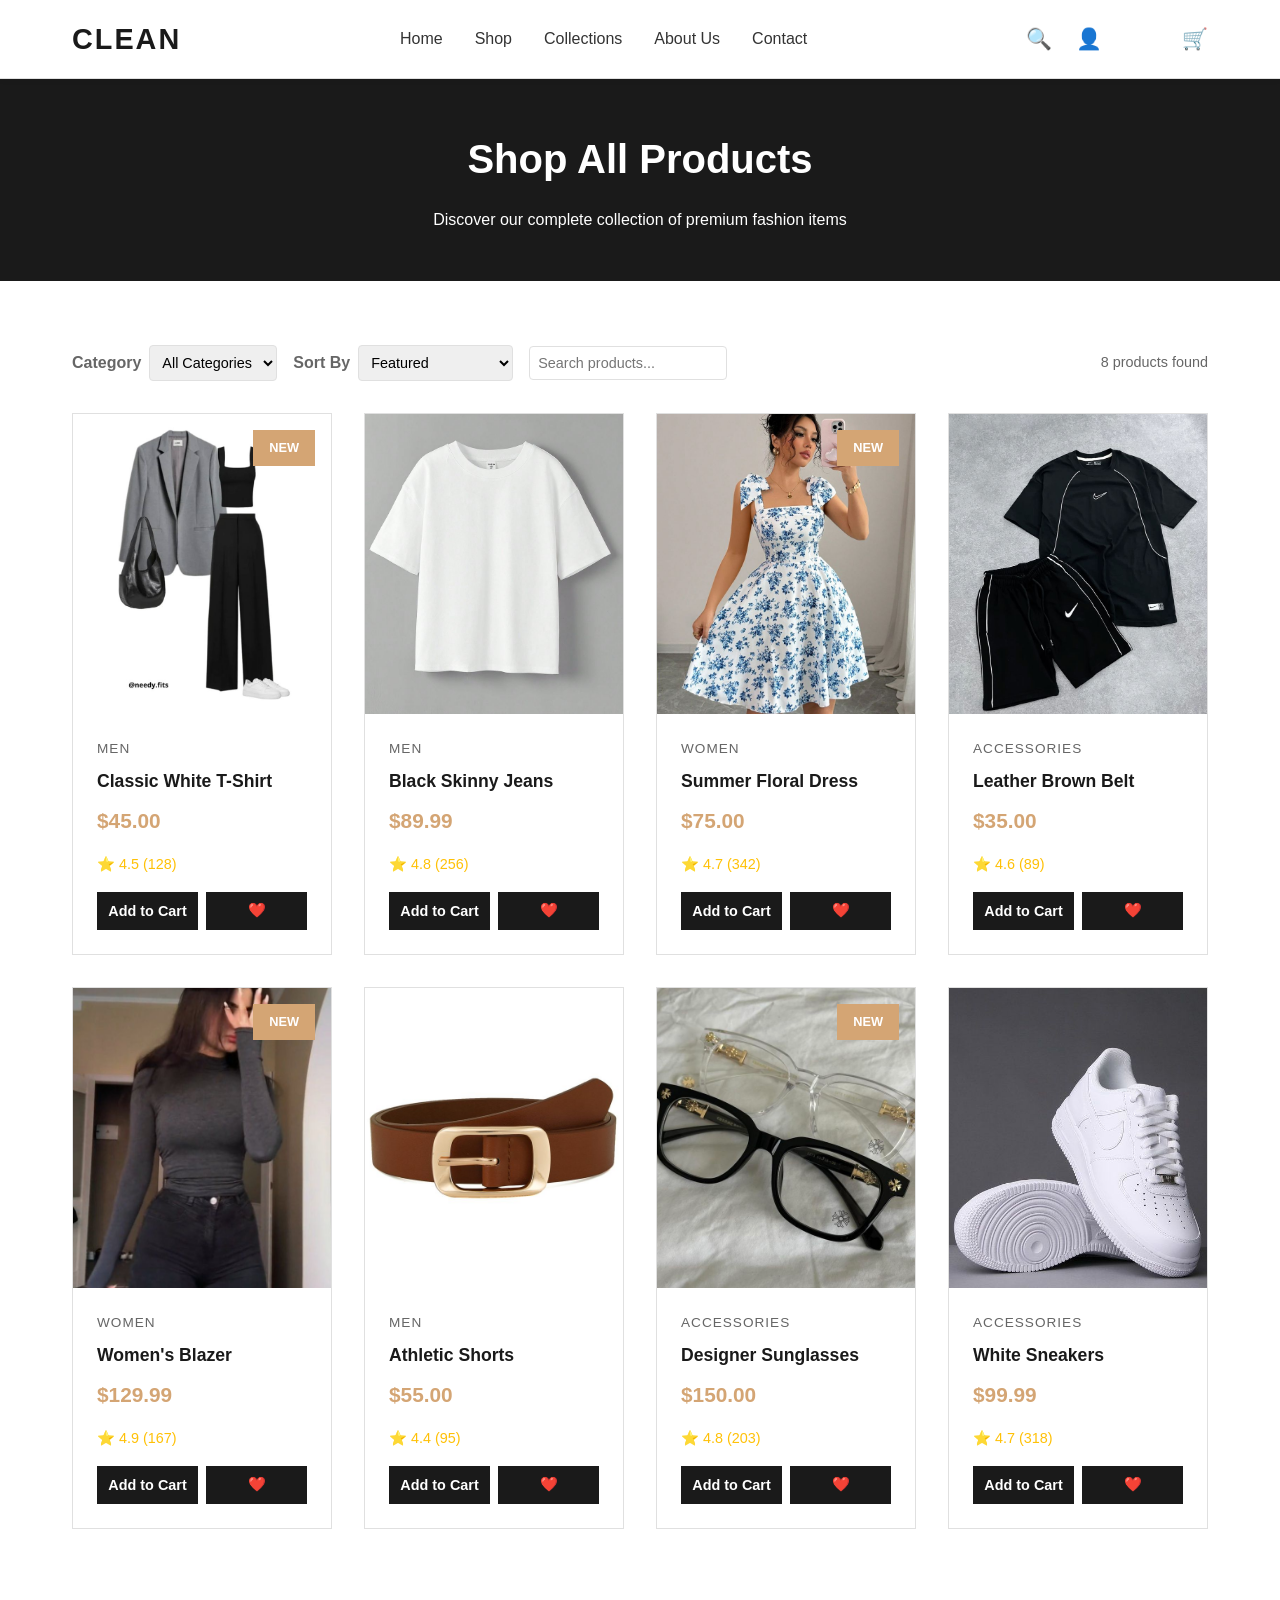
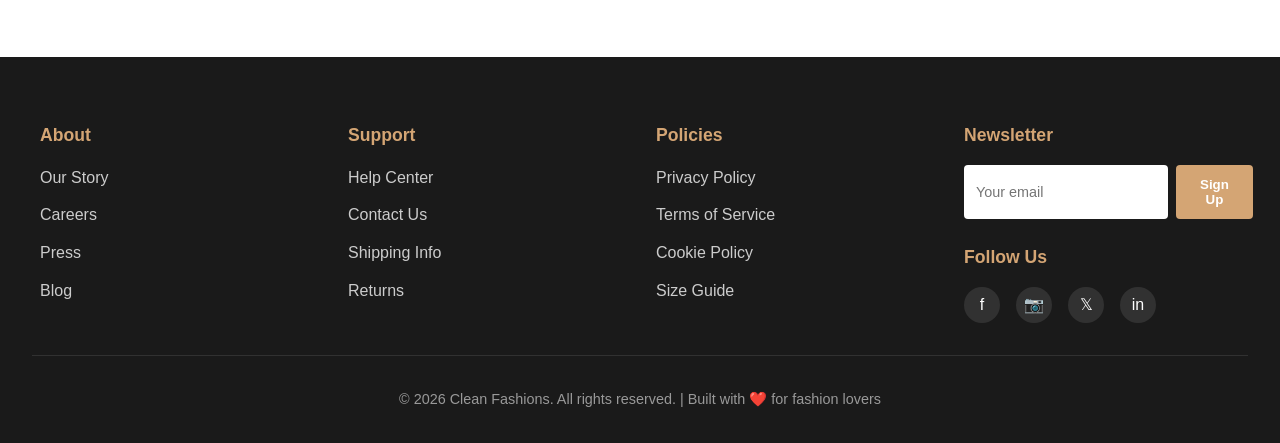
<file: shop.html>
<!doctype html>
<html lang="en">
  <head>
    <meta charset="UTF-8" />
    <meta name="viewport" content="width=device-width, initial-scale=1.0" />
    <title>Shop - Clean Fashions</title>
    <link rel="stylesheet" href="styles.css" />
    <script src="https://accounts.google.com/gsi/client" async defer></script>
  </head>
  <body>
    <!-- Navigation Header -->
    <header>
      <div class="header-container">
        <a href="index.html" class="logo">CLEAN</a>
        <nav>
          <ul class="nav-menu">
            <li><a href="index.html">Home</a></li>
            <li><a href="shop.html">Shop</a></li>
            <li><a href="index.html#collections">Collections</a></li>
            <li><a href="index.html#about">About Us</a></li>
            <li><a href="index.html#contact">Contact</a></li>
          </ul>
        </nav>
        <div class="header-icons">
          <button class="icon-btn" title="Search">🔍</button>
          <button class="icon-btn" title="Account">👤</button>
          <div id="g_id_button" style="display: inline-block;"></div>
          <button id="google-signout" class="icon-btn" title="Sign Out" style="display: none;">🚪</button>
          <span id="logged-in-user" style="margin-left: 0.5rem; font-size: 0.9rem; color: var(--primary-color); font-weight: bold;"></span>
          <a
            href="cart.html"
            class="icon-btn"
            title="Cart"
            style="text-decoration: none"
          >
            🛒
            <span class="cart-count" style="display: none">0</span>
          </a>
        </div>
      </div>
    </header>

    <!-- Page Header -->
    <section
      style="
        background-color: var(--primary-color);
        color: white;
        padding: 3rem 2rem;
        text-align: center;
      "
    >
      <div class="container">
        <h1 style="font-size: 2.5rem; margin-bottom: 1rem">
          Shop All Products
        </h1>
        <p>Discover our complete collection of premium fashion items</p>
      </div>
    </section>

    <!-- Shop Content -->
    <section class="section">
      <div class="container">
        <!-- Filters and Sorting -->
        <div class="shop-controls">
          <div class="filters">
            <div class="filter-group">
              <label for="category">Category</label>
              <select id="category" class="category-filter">
                <option value="">All Categories</option>
                <option value="Men">Men</option>
                <option value="Women">Women</option>
                <option value="Accessories">Accessories</option>
              </select>
            </div>

            <div class="filter-group">
              <label for="sort">Sort By</label>
              <select id="sort" class="sort-filter">
                <option value="">Featured</option>
                <option value="price-low">Price: Low to High</option>
                <option value="price-high">Price: High to Low</option>
                <option value="rating">Highest Rated</option>
                <option value="popular">Most Popular</option>
              </select>
            </div>

            <div class="filter-group">
              <input
                type="text"
                placeholder="Search products..."
                class="search-input"
                style="
                  padding: 0.5rem;
                  border: 1px solid var(--border-color);
                  border-radius: 4px;
                  font-size: 0.9rem;
                "
              />
            </div>
          </div>

          <div style="font-size: 0.9rem; color: var(--light-text)">
            <span id="product-count">0</span> products found
          </div>
        </div>

        <!-- Products Grid -->
        <div class="products-grid">
          <!-- Products will be rendered here -->
        </div>
      </div>
    </section>

    <!-- Footer -->
    <footer>
      <div class="footer-content">
        <div class="footer-section">
          <h3>About</h3>
          <ul>
            <li><a href="#">Our Story</a></li>
            <li><a href="#">Careers</a></li>
            <li><a href="#">Press</a></li>
            <li><a href="#">Blog</a></li>
          </ul>
        </div>

        <div class="footer-section">
          <h3>Support</h3>
          <ul>
            <li><a href="#">Help Center</a></li>
            <li><a href="#">Contact Us</a></li>
            <li><a href="#">Shipping Info</a></li>
            <li><a href="#">Returns</a></li>
          </ul>
        </div>

        <div class="footer-section">
          <h3>Policies</h3>
          <ul>
            <li><a href="#">Privacy Policy</a></li>
            <li><a href="#">Terms of Service</a></li>
            <li><a href="#">Cookie Policy</a></li>
            <li><a href="#">Size Guide</a></li>
          </ul>
        </div>

        <div class="footer-section">
          <h3>Newsletter</h3>
          <form class="newsletter-form">
            <input type="email" placeholder="Your email" required />
            <button type="submit">Sign Up</button>
          </form>
          <h3 style="margin-top: 1.5rem">Follow Us</h3>
          <div class="footer-social">
            <a href="#" title="Facebook">f</a>
            <a href="#" title="Instagram">📷</a>
            <a href="#" title="Twitter">𝕏</a>
            <a href="#" title="LinkedIn">in</a>
          </div>
        </div>
      </div>

      <div class="footer-bottom">
        <p>
          &copy; 2026 Clean Fashions. All rights reserved. | Built with ❤️ for
          fashion lovers
        </p>
      </div>
    </footer>

    <script src="script.js"></script>
    <script>
      document.addEventListener("DOMContentLoaded", () => {
        renderProducts();
        updateProductCount();

        // Add filter event listeners
        document
          .querySelector(".category-filter")
          .addEventListener("change", () => {
            filterProducts();
            updateProductCount();
          });

        document
          .querySelector(".sort-filter")
          .addEventListener("change", () => {
            filterProducts();
          });

        document
          .querySelector(".search-input")
          .addEventListener("input", () => {
            filterProducts();
            updateProductCount();
          });
      });

      function updateProductCount() {
        const count = document.querySelectorAll(".product-card").length;
        document.querySelector("#product-count").textContent = count;
      }
    </script>
  </body>
</html>
</file>
<file: styles.css>
/* ========================================
   Clean Fashions - Global Styles
   ======================================== */

* {
  margin: 0;
  padding: 0;
  box-sizing: border-box;
}

:root {
  --primary-color: #1a1a1a;
  --secondary-color: #f5f5f5;
  --accent-color: #d4a574;
  --text-color: #333;
  --light-text: #666;
  --border-color: #e0e0e0;
  --success-color: #4caf50;
  --danger-color: #f44336;
}

html {
  scroll-behavior: smooth;
}

body {
  font-family: 'Segoe UI', Tahoma, Geneva, Verdana, sans-serif;
  color: var(--text-color);
  line-height: 1.6;
  background-color: #fff;
}

/* ========================================
   Navigation & Header
   ======================================== */

header {
  background-color: #fff;
  border-bottom: 1px solid var(--border-color);
  position: sticky;
  top: 0;
  z-index: 100;
  box-shadow: 0 2px 5px rgba(0, 0, 0, 0.05);
}

.header-container {
  max-width: 1200px;
  margin: 0 auto;
  display: flex;
  justify-content: space-between;
  align-items: center;
  padding: 1rem 2rem;
}

.logo {
  font-size: 1.8rem;
  font-weight: 700;
  color: var(--primary-color);
  text-decoration: none;
  letter-spacing: 2px;
}

.nav-menu {
  display: flex;
  list-style: none;
  gap: 2rem;
}

.nav-menu a {
  text-decoration: none;
  color: var(--text-color);
  font-weight: 500;
  transition: color 0.3s;
  position: relative;
}

.nav-menu a:hover {
  color: var(--accent-color);
}

.nav-menu a::after {
  content: '';
  position: absolute;
  bottom: -5px;
  left: 0;
  width: 0;
  height: 2px;
  background-color: var(--accent-color);
  transition: width 0.3s;
}

.nav-menu a:hover::after {
  width: 100%;
}

.header-icons {
  display: flex;
  gap: 1.5rem;
  align-items: center;
}

.icon-btn {
  background: none;
  border: none;
  cursor: pointer;
  font-size: 1.3rem;
  color: var(--text-color);
  transition: color 0.3s;
  position: relative;
}

.icon-btn:hover {
  color: var(--accent-color);
}

.cart-count {
  position: absolute;
  top: -8px;
  right: -8px;
  background-color: var(--accent-color);
  color: white;
  border-radius: 50%;
  width: 20px;
  height: 20px;
  display: flex;
  align-items: center;
  justify-content: center;
  font-size: 0.75rem;
  font-weight: bold;
}

/* ========================================
   Hero Section
   ======================================== */

.hero {
  background: linear-gradient(135deg, #1a1a1a 0%, #2d2d2d 100%);
  color: white;
  padding: 8rem 2rem;
  text-align: center;
  min-height: 500px;
  display: flex;
  flex-direction: column;
  justify-content: center;
  align-items: center;
}

.hero h1 {
  font-size: 3.5rem;
  margin-bottom: 1rem;
  font-weight: 700;
  letter-spacing: 2px;
}

.hero p {
  font-size: 1.3rem;
  margin-bottom: 2rem;
  color: #ccc;
  max-width: 600px;
}

.btn {
  display: inline-block;
  padding: 0.75rem 2rem;
  background-color: var(--accent-color);
  color: white;
  text-decoration: none;
  border: 2px solid var(--accent-color);
  border-radius: 0;
  cursor: pointer;
  font-size: 1rem;
  font-weight: 600;
  transition: all 0.3s;
  text-transform: uppercase;
  letter-spacing: 1px;
}

.btn:hover {
  background-color: transparent;
  color: var(--accent-color);
}

.btn-secondary {
  background-color: transparent;
  color: var(--accent-color);
  border-color: var(--accent-color);
  margin-left: 1rem;
}

.btn-secondary:hover {
  background-color: var(--accent-color);
  color: white;
}

.btn-dark {
  background-color: var(--primary-color);
  border-color: var(--primary-color);
  color: white;
}

.btn-dark:hover {
  background-color: transparent;
  color: var(--primary-color);
}

/* ========================================
   Container & Layout
   ======================================== */

.container {
  max-width: 1200px;
  margin: 0 auto;
  padding: 0 2rem;
}

.section {
  padding: 4rem 2rem;
}

.section-title {
  font-size: 2.5rem;
  text-align: center;
  margin-bottom: 3rem;
  color: var(--primary-color);
  position: relative;
  padding-bottom: 1rem;
}

.section-title::after {
  content: '';
  position: absolute;
  bottom: 0;
  left: 50%;
  transform: translateX(-50%);
  width: 60px;
  height: 3px;
  background-color: var(--accent-color);
}

/* ========================================
   Product Grid
   ======================================== */

.products-grid {
  display: grid;
  grid-template-columns: repeat(auto-fill, minmax(250px, 1fr));
  gap: 2rem;
}

.product-card {
  background: white;
  border: 1px solid var(--border-color);
  transition: all 0.3s;
  cursor: pointer;
  position: relative;
  overflow: hidden;
}

.product-card:hover {
  box-shadow: 0 10px 30px rgba(0, 0, 0, 0.1);
  transform: translateY(-5px);
}

.product-image {
  width: 100%;
  height: 300px;
  background-color: #f9f9f9;
  display: flex;
  align-items: center;
  justify-content: center;
  overflow: hidden;
  position: relative;
}

.product-image img {
  width: 100%;
  height: 100%;
  object-fit: cover;
  transition: transform 0.3s;
}

.product-card:hover .product-image img {
  transform: scale(1.1);
}

.product-badge {
  position: absolute;
  top: 1rem;
  right: 1rem;
  background-color: var(--accent-color);
  color: white;
  padding: 0.5rem 1rem;
  font-size: 0.8rem;
  font-weight: 600;
  text-transform: uppercase;
}

.product-info {
  padding: 1.5rem;
}

.product-category {
  font-size: 0.85rem;
  color: var(--light-text);
  text-transform: uppercase;
  letter-spacing: 1px;
  margin-bottom: 0.5rem;
}

.product-name {
  font-size: 1.1rem;
  font-weight: 600;
  color: var(--primary-color);
  margin-bottom: 0.5rem;
}

.product-price {
  font-size: 1.3rem;
  color: var(--accent-color);
  font-weight: 700;
  margin-bottom: 1rem;
}

.product-rating {
  color: #ffc107;
  font-size: 0.9rem;
  margin-bottom: 1rem;
}

.product-actions {
  display: flex;
  gap: 0.5rem;
}

.product-actions button {
  flex: 1;
  padding: 0.65rem;
  background-color: var(--primary-color);
  color: white;
  border: none;
  cursor: pointer;
  font-weight: 600;
  transition: background-color 0.3s;
  font-size: 0.9rem;
}

.product-actions button:hover {
  background-color: var(--accent-color);
}

/* ========================================
   Filters & Sorting
   ======================================== */

.shop-controls {
  display: flex;
  justify-content: space-between;
  align-items: center;
  margin-bottom: 2rem;
  flex-wrap: wrap;
  gap: 1rem;
}

.filters {
  display: flex;
  gap: 1rem;
  flex-wrap: wrap;
}

.filter-group {
  display: flex;
  align-items: center;
  gap: 0.5rem;
}

.filter-group label {
  font-weight: 600;
  color: var(--light-text);
}

.filter-group select,
.filter-group input {
  padding: 0.5rem;
  border: 1px solid var(--border-color);
  border-radius: 4px;
  font-size: 0.9rem;
}

/* ========================================
   Cart & Checkout
   ======================================== */

.cart-container {
  display: grid;
  grid-template-columns: 2fr 1fr;
  gap: 2rem;
  margin: 2rem 0;
}

.cart-items {
  border: 1px solid var(--border-color);
  border-radius: 4px;
}

.cart-item {
  display: grid;
  grid-template-columns: 100px 1fr auto auto;
  gap: 1.5rem;
  padding: 1.5rem;
  border-bottom: 1px solid var(--border-color);
  align-items: center;
}

.cart-item:last-child {
  border-bottom: none;
}

.cart-item-image {
  width: 100px;
  height: 100px;
  background-color: #f9f9f9;
  display: flex;
  align-items: center;
  justify-content: center;
}

.cart-item-details h3 {
  margin-bottom: 0.5rem;
  color: var(--primary-color);
}

.cart-item-quantity {
  display: flex;
  align-items: center;
  border: 1px solid var(--border-color);
  border-radius: 4px;
  overflow: hidden;
}

.cart-item-quantity button {
  background: none;
  border: none;
  padding: 0.5rem 0.75rem;
  cursor: pointer;
  font-weight: bold;
}

.cart-item-quantity input {
  border: none;
  width: 50px;
  text-align: center;
  padding: 0.5rem;
}

.cart-summary {
  border: 1px solid var(--border-color);
  padding: 2rem;
  height: fit-content;
  border-radius: 4px;
  background-color: var(--secondary-color);
}

.summary-row {
  display: flex;
  justify-content: space-between;
  margin-bottom: 1rem;
  font-size: 1rem;
}

.summary-row.total {
  font-size: 1.3rem;
  font-weight: 700;
  color: var(--primary-color);
  border-top: 2px solid var(--border-color);
  padding-top: 1rem;
}

/* ========================================
   Checkout Steps
   ======================================== */

.checkout-steps {
  display: flex;
  justify-content: space-between;
  margin-bottom: 3rem;
  position: relative;
}

.checkout-steps::before {
  content: '';
  position: absolute;
  top: 20px;
  left: 0;
  right: 0;
  height: 2px;
  background-color: var(--border-color);
  z-index: -1;
}

.step {
  flex: 1;
  text-align: center;
  position: relative;
}

.step-number {
  width: 40px;
  height: 40px;
  background-color: var(--border-color);
  color: var(--text-color);
  border-radius: 50%;
  display: flex;
  align-items: center;
  justify-content: center;
  margin: 0 auto 0.5rem;
  font-weight: bold;
  transition: all 0.3s;
}

.step.active .step-number {
  background-color: var(--accent-color);
  color: white;
}

.step.completed .step-number {
  background-color: var(--success-color);
  color: white;
}

.step-label {
  font-weight: 600;
  color: var(--light-text);
}

/* ========================================
   Form Elements
   ======================================== */

.form-group {
  margin-bottom: 1.5rem;
}

.form-group label {
  display: block;
  margin-bottom: 0.5rem;
  font-weight: 600;
  color: var(--text-color);
}

.form-group input,
.form-group select,
.form-group textarea {
  width: 100%;
  padding: 0.75rem;
  border: 1px solid var(--border-color);
  border-radius: 4px;
  font-size: 1rem;
  font-family: inherit;
  transition: border-color 0.3s;
}

.form-group input:focus,
.form-group select:focus,
.form-group textarea:focus {
  outline: none;
  border-color: var(--accent-color);
  box-shadow: 0 0 0 3px rgba(212, 165, 116, 0.1);
}

.form-row {
  display: grid;
  grid-template-columns: 1fr 1fr;
  gap: 1rem;
}

/* ========================================
   User Account
   ======================================== */

.account-container {
  display: grid;
  grid-template-columns: 250px 1fr;
  gap: 2rem;
}

.account-sidebar {
  background-color: var(--secondary-color);
  padding: 2rem;
  border-radius: 4px;
  height: fit-content;
}

.account-menu {
  list-style: none;
}

.account-menu li {
  margin-bottom: 0;
}

.account-menu a {
  display: block;
  padding: 0.75rem 1rem;
  color: var(--text-color);
  text-decoration: none;
  border-left: 3px solid transparent;
  transition: all 0.3s;
}

.account-menu a:hover,
.account-menu a.active {
  background-color: white;
  border-left-color: var(--accent-color);
  color: var(--accent-color);
}

.account-content {
  background-color: white;
  padding: 2rem;
  border: 1px solid var(--border-color);
  border-radius: 4px;
}

.order-item {
  border: 1px solid var(--border-color);
  padding: 1.5rem;
  margin-bottom: 1rem;
  border-radius: 4px;
}

.order-header {
  display: grid;
  grid-template-columns: 1fr 1fr 1fr;
  margin-bottom: 1rem;
}

.order-status {
  display: inline-block;
  padding: 0.4rem 0.8rem;
  background-color: #e3f2fd;
  color: #1976d2;
  border-radius: 20px;
  font-size: 0.85rem;
  font-weight: 600;
}

.order-status.completed {
  background-color: #e8f5e9;
  color: #388e3c;
}

.order-status.shipping {
  background-color: #fff3e0;
  color: #f57c00;
}

/* ========================================
   Footer
   ======================================== */

footer {
  background-color: var(--primary-color);
  color: white;
  padding: 4rem 2rem 2rem;
  margin-top: 4rem;
}

.footer-content {
  max-width: 1200px;
  margin: 0 auto;
  display: grid;
  grid-template-columns: repeat(auto-fit, minmax(250px, 1fr));
  gap: 2rem;
  margin-bottom: 2rem;
}

.footer-section h3 {
  font-size: 1.1rem;
  margin-bottom: 1rem;
  color: var(--accent-color);
}

.footer-section ul {
  list-style: none;
}

.footer-section ul li {
  margin-bottom: 0.75rem;
}

.footer-section a {
  color: #ccc;
  text-decoration: none;
  transition: color 0.3s;
}

.footer-section a:hover {
  color: var(--accent-color);
}

.newsletter-form {
  display: flex;
  gap: 0.5rem;
}

.newsletter-form input {
  flex: 1;
  padding: 0.75rem;
  border: none;
  border-radius: 4px;
  font-size: 0.9rem;
}

.newsletter-form button {
  padding: 0.75rem 1.5rem;
  background-color: var(--accent-color);
  color: white;
  border: none;
  border-radius: 4px;
  cursor: pointer;
  font-weight: 600;
}

.footer-social {
  display: flex;
  gap: 1rem;
  margin-top: 1rem;
}

.footer-social a {
  display: inline-flex;
  align-items: center;
  justify-content: center;
  width: 36px;
  height: 36px;
  background-color: rgba(255, 255, 255, 0.1);
  border-radius: 50%;
  color: white;
  transition: background-color 0.3s;
}

.footer-social a:hover {
  background-color: var(--accent-color);
}

.footer-bottom {
  border-top: 1px solid rgba(255, 255, 255, 0.1);
  padding-top: 2rem;
  text-align: center;
  color: #999;
  font-size: 0.9rem;
}

/* ========================================
   Responsive Design
   ======================================== */

@media (max-width: 768px) {
  .hero h1 {
    font-size: 2rem;
  }

  .nav-menu {
    gap: 1rem;
  }

  .products-grid {
    grid-template-columns: repeat(auto-fill, minmax(180px, 1fr));
    gap: 1rem;
  }

  .cart-container {
    grid-template-columns: 1fr;
  }

  .account-container {
    grid-template-columns: 1fr;
  }

  .form-row {
    grid-template-columns: 1fr;
  }

  .cart-item {
    grid-template-columns: 80px 1fr;
  }

  .shop-controls {
    flex-direction: column;
    align-items: stretch;
  }

  .filters {
    flex-direction: column;
  }

  .filter-group {
    flex-direction: column;
  }

  .filter-group select,
  .filter-group input {
    width: 100%;
  }
}

@media (max-width: 480px) {
  .header-container {
    padding: 1rem;
  }

  .nav-menu {
    display: none;
  }

  .hero {
    padding: 3rem 1rem;
  }

  .hero h1 {
    font-size: 1.5rem;
  }

  .btn-secondary {
    margin-left: 0;
    margin-top: 1rem;
  }

  .products-grid {
    grid-template-columns: repeat(2, 1fr);
  }

  .order-header {
    grid-template-columns: 1fr;
    gap: 0.5rem;
  }
}

/* ========================================
   Utility Classes
   ======================================== */

.text-center {
  text-align: center;
}

.mt-1 { margin-top: 0.5rem; }
.mt-2 { margin-top: 1rem; }
.mt-3 { margin-top: 1.5rem; }
.mt-4 { margin-top: 2rem; }

.mb-1 { margin-bottom: 0.5rem; }
.mb-2 { margin-bottom: 1rem; }
.mb-3 { margin-bottom: 1.5rem; }
.mb-4 { margin-bottom: 2rem; }

.hidden {
  display: none;
}

.loading {
  opacity: 0.6;
  pointer-events: none;
}
</file>
